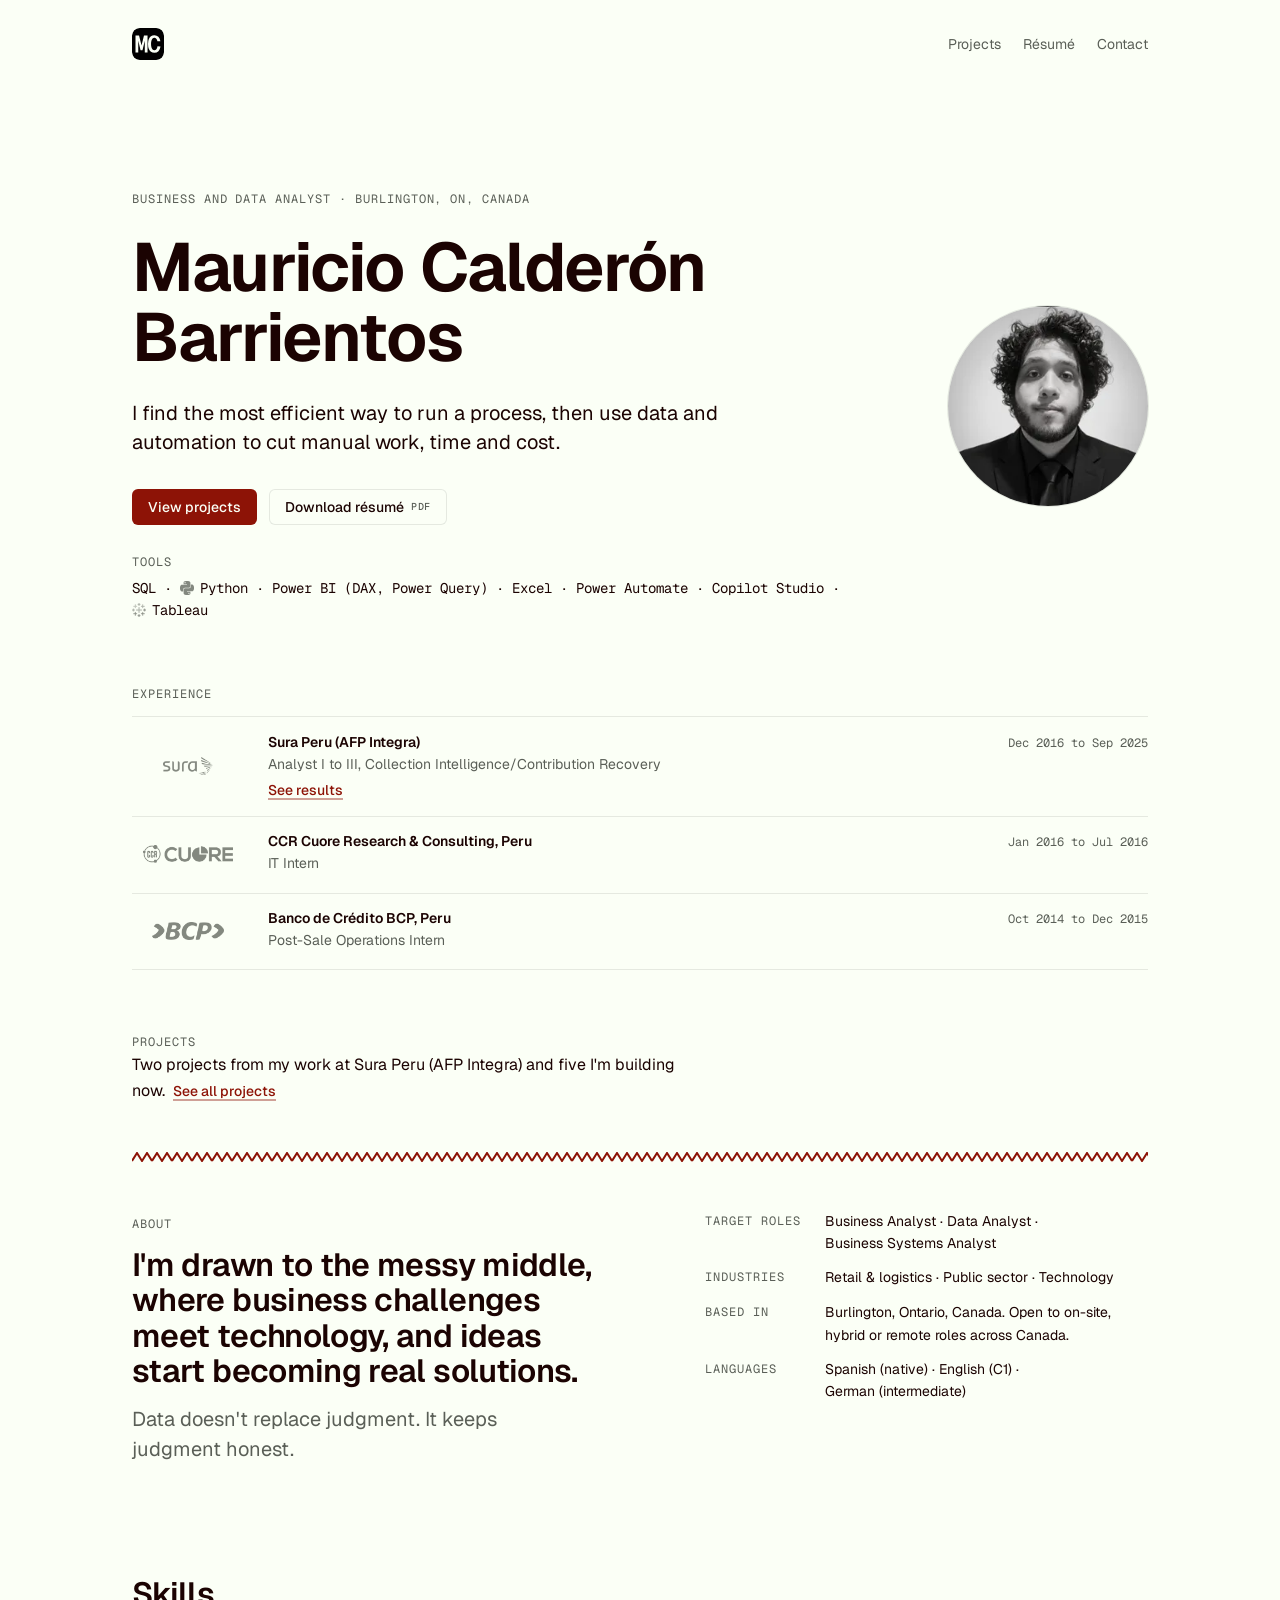
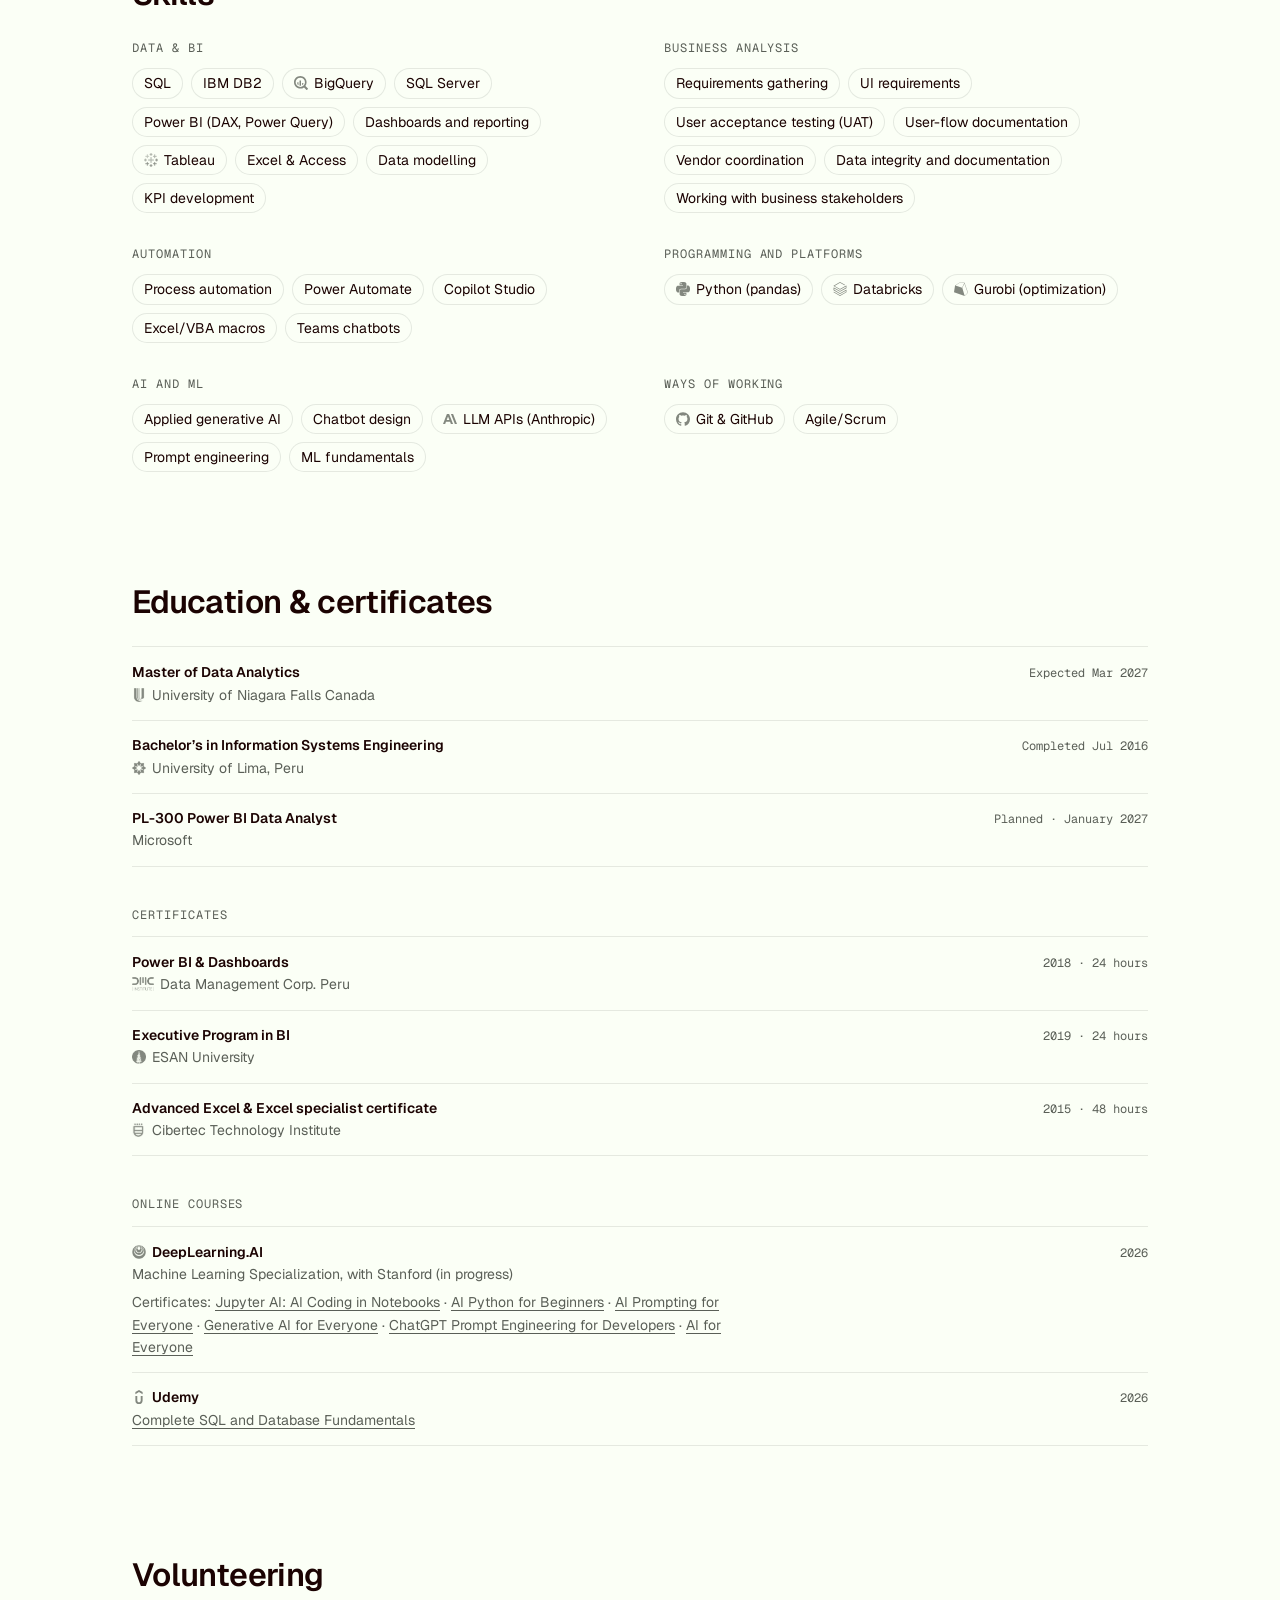
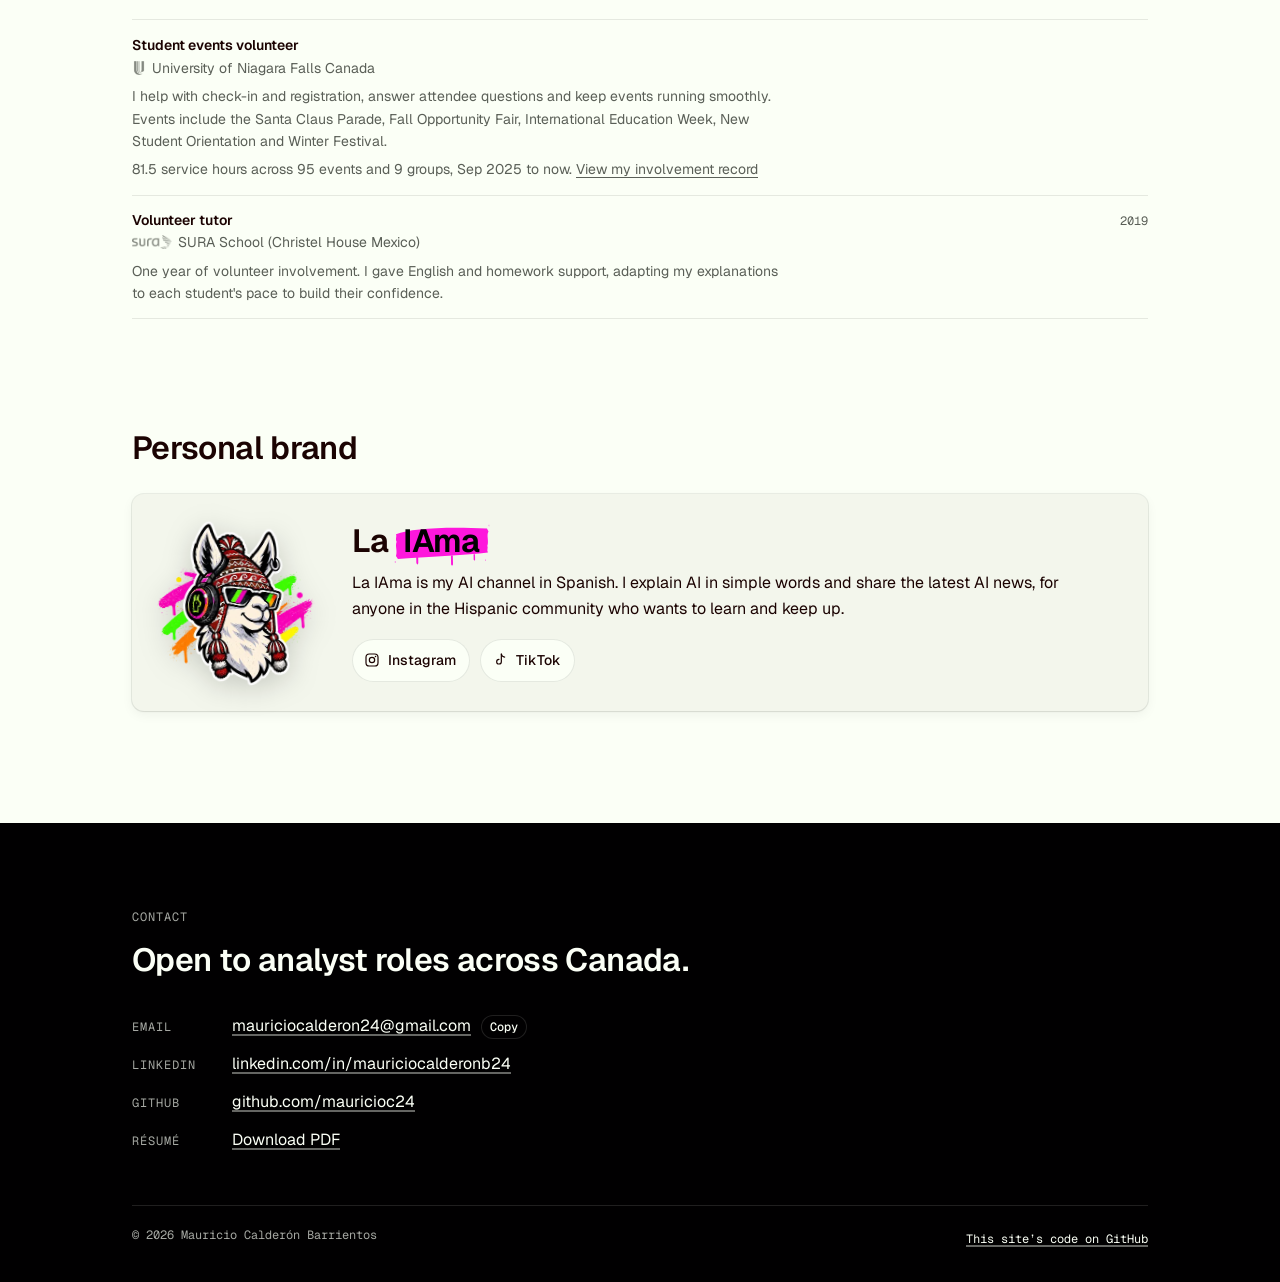
<file: index.html>
<!DOCTYPE html>
<html lang="en">
<head>
<meta charset="utf-8">
<meta name="viewport" content="width=device-width, initial-scale=1">
<title>Mauricio Calderón Barrientos · Business and Data Analyst</title>
<meta name="description" content="I&#x27;m a business and data analyst in Burlington, Ontario, with 8+ years in BI and process automation using SQL, Power BI and Power Automate.">
<link rel="canonical" href="https://mauricioc24.github.io/">
<meta name="theme-color" content="#FBFFF6">
<meta property="og:type" content="website">
<meta property="og:site_name" content="Mauricio Calderón Barrientos">
<meta property="og:title" content="Mauricio Calderón Barrientos · Business and Data Analyst">
<meta property="og:description" content="I&#x27;m a business and data analyst in Burlington, Ontario, with 8+ years in BI and process automation using SQL, Power BI and Power Automate.">
<meta property="og:url" content="https://mauricioc24.github.io/">
<meta property="og:image" content="https://mauricioc24.github.io/assets/img/og-image.png">
<meta property="og:image:width" content="1200">
<meta property="og:image:height" content="630">
<meta property="og:image:alt" content="Mauricio Calderón Barrientos makes data useful">
<meta name="twitter:card" content="summary_large_image">
<link rel="icon" href="/assets/img/favicon.svg" type="image/svg+xml">
<link rel="icon" href="/assets/img/favicon-32.png" sizes="32x32" type="image/png">
<link rel="apple-touch-icon" href="/assets/img/apple-touch-icon.png">
<link rel="preconnect" href="https://fonts.googleapis.com">
<link rel="preconnect" href="https://fonts.gstatic.com" crossorigin>
<link rel="stylesheet" href="https://fonts.googleapis.com/css2?family=Geist:wght@100..900&family=Geist+Mono:wght@100..900&display=swap">
<link rel="stylesheet" href="/brand/brand-tokens.css">
<link rel="stylesheet" href="/assets/css/site.css">
<link rel="preload" href="/projects.json" as="fetch" crossorigin>
<script src="/assets/js/site.js" defer></script>
<script type="application/ld+json">{"@context": "https://schema.org", "@type": "Person", "name": "Mauricio Calderón Barrientos", "jobTitle": "Business and Data Analyst", "url": "https://mauricioc24.github.io/", "address": {"@type": "PostalAddress", "addressLocality": "Burlington", "addressRegion": "ON", "addressCountry": "CA"}, "sameAs": ["https://github.com/mauricioc24", "https://www.linkedin.com/in/mauriciocalderonb24"], "knowsLanguage": ["es", "en", "de"]}</script>
</head>
<body class="surface-day">
<a class="skip-link" href="#main">Skip to content</a>
<header class="site-header">
  <div class="wrap">
    <a class="site-name" href="/" aria-label="Mauricio Calderón Barrientos, home"><img class="monogram" src="/assets/img/favicon.svg" alt="" width="32" height="32"></a>
    <nav class="site-nav" aria-label="Main">
      <ul role="list">
        <li><a href="/projects/">Projects</a></li>
        <li><a href="/Mauricio-Calderon-Barrientos-Resume.pdf">Résumé</a></li>
        <li><a href="#contact">Contact</a></li>
      </ul>
    </nav>
  </div>
</header>
<main id="main">
  <section class="hero" aria-labelledby="hero-title">
    <div class="wrap">
      <img class="hero-photo" src="/assets/img/mauricio-240.webp" srcset="/assets/img/mauricio-240.webp 240w, /assets/img/mauricio-480.webp 480w" sizes="(min-width: 900px) 200px, 96px" width="240" height="240" alt="Portrait of Mauricio Calderón Barrientos" fetchpriority="high">
      <p class="eyebrow">Business and data analyst · Burlington, ON, Canada</p>
      <h1 id="hero-title">Mauricio Calderón Barrientos</h1>
      <p class="subtitle">I find the most efficient way to run a process, then use data and automation to cut manual work, time and cost.</p>
      <div class="hero-actions">
        <a class="btn btn-primary" href="/projects/">View projects</a>
        <a class="btn btn-ghost" href="/Mauricio-Calderon-Barrientos-Resume.pdf" download>Download résumé <span class="btn-hint">PDF</span></a>
      </div>
      <p class="tools-line"><span class="label">Tools</span><span>SQL · <img class="logo" src="/assets/img/logos/python.svg" alt="" width="14" height="14">Python · Power BI (DAX, Power Query) · Excel · Power Automate · Copilot Studio · <img class="logo" src="/assets/img/logos/tableau.png" alt="" width="14" height="14">Tableau</span></p>
    </div>
  </section>

  <section class="experience" id="experience" aria-labelledby="experience-title">
    <div class="wrap">
      <h2 class="label" id="experience-title">Experience</h2>
      <ul class="rows" role="list">
        <li class="has-logo"><span class="company-logo"><a href="https://www.integra.com.pe/" target="_blank" rel="noopener" tabindex="-1" aria-hidden="true"><img src="/assets/img/logos/sura.png" alt="" width="51" height="18"></a></span><span class="what"><strong><a class="quiet-link" href="https://www.integra.com.pe/" target="_blank" rel="noopener">Sura Peru (AFP Integra)<span class="visually-hidden"> (opens in a new tab)</span></a></strong><span class="org">Analyst I to III, Collection Intelligence/<wbr>Contribution Recovery</span></span><span class="when">Dec 2016 to Sep 2025</span><span class="row-more"><a href="/experience/sura/">See results<span class="visually-hidden"> from Sura Peru (AFP Integra)</span></a></span></li>
        <li class="has-logo"><span class="company-logo"><a href="https://www.ccrlatam.com.pe/" target="_blank" rel="noopener" tabindex="-1" aria-hidden="true"><img src="/assets/img/logos/ccr.png" alt="" width="89" height="18"></a></span><span class="what"><strong><a class="quiet-link" href="https://www.ccrlatam.com.pe/" target="_blank" rel="noopener">CCR Cuore Research &amp; Consulting, Peru<span class="visually-hidden"> (opens in a new tab)</span></a></strong><span class="org">IT Intern</span></span><span class="when">Jan 2016 to Jul 2016</span></li>
        <li class="has-logo"><span class="company-logo"><a href="https://www.viabcp.com/" target="_blank" rel="noopener" tabindex="-1" aria-hidden="true"><img src="/assets/img/logos/bcp.png" alt="" width="71" height="18"></a></span><span class="what"><strong><a class="quiet-link" href="https://www.viabcp.com/" target="_blank" rel="noopener">Banco de Crédito BCP, Peru<span class="visually-hidden"> (opens in a new tab)</span></a></strong><span class="org">Post-Sale Operations Intern</span></span><span class="when">Oct 2014 to Dec 2015</span></li>
      </ul>
    </div>
  </section>

  <section class="experience projects-row" id="work" aria-labelledby="work-title">
    <div class="wrap">
      <h2 class="label" id="work-title">Projects</h2>
      <p class="projects-line">Two projects from my work at Sura Peru (AFP Integra) and five I'm building now. <a class="text-link" href="/projects/">See all projects</a></p>
    </div>
  </section>

  <div class="wrap"><hr class="zigzag-rule"></div>

  <section id="about" aria-labelledby="about-title">
    <div class="wrap split">
      <div>
        <p class="eyebrow">About</p>
        <h2 id="about-title">I'm drawn to the messy middle, where business challenges meet technology, and ideas start becoming real solutions.</h2>
        <p class="lead muted about-note">Data doesn't replace judgment. It keeps judgment honest.</p>
      </div>
      <dl class="facts">
        <dt>Target roles</dt><dd>Business&nbsp;Analyst · Data&nbsp;Analyst · Business&nbsp;Systems&nbsp;Analyst</dd>
        <dt>Industries</dt><dd>Retail &amp; logistics · Public sector · Technology</dd>
        <dt>Based in</dt><dd>Burlington, Ontario, Canada. Open to on-site, hybrid or remote roles across Canada.</dd>
        <dt>Languages</dt><dd>Spanish&nbsp;(native) · English&nbsp;(C1) · German&nbsp;(intermediate)</dd>
      </dl>
    </div>
  </section>

  <section class="section" aria-labelledby="skills-title">
    <div class="wrap">
      <div class="section-head"><h2 id="skills-title">Skills</h2></div>
      <div class="tool-groups">
        <div class="tool-group"><h3 class="label">Data &amp; BI</h3><ul class="tool-grid" role="list"><li class="tool">SQL</li><li class="tool">IBM DB2</li><li class="tool"><img class="logo" src="/assets/img/logos/googlebigquery.svg" alt="" width="14" height="14">BigQuery</li><li class="tool">SQL Server</li><li class="tool">Power BI (DAX, Power Query)</li><li class="tool">Dashboards and reporting</li><li class="tool"><img class="logo" src="/assets/img/logos/tableau.png" alt="" width="14" height="14">Tableau</li><li class="tool">Excel &amp; Access</li><li class="tool">Data modelling</li><li class="tool">KPI development</li></ul></div>
        <div class="tool-group"><h3 class="label">Business analysis</h3><ul class="tool-grid" role="list"><li class="tool">Requirements gathering</li><li class="tool">UI requirements</li><li class="tool">User acceptance testing (UAT)</li><li class="tool">User-flow documentation</li><li class="tool">Vendor coordination</li><li class="tool">Data integrity and documentation</li><li class="tool">Working with business stakeholders</li></ul></div>
        <div class="tool-group"><h3 class="label">Automation</h3><ul class="tool-grid" role="list"><li class="tool">Process automation</li><li class="tool">Power Automate</li><li class="tool">Copilot Studio</li><li class="tool">Excel/VBA macros</li><li class="tool">Teams chatbots</li></ul></div>
        <div class="tool-group"><h3 class="label">Programming and platforms</h3><ul class="tool-grid" role="list"><li class="tool"><img class="logo" src="/assets/img/logos/python.svg" alt="" width="14" height="14">Python (pandas)</li><li class="tool"><img class="logo" src="/assets/img/logos/databricks.svg" alt="" width="14" height="14">Databricks</li><li class="tool"><img class="logo" src="/assets/img/logos/gurobi.svg" alt="" width="14" height="14">Gurobi (optimization)</li></ul></div>
        <div class="tool-group"><h3 class="label">AI and ML</h3><ul class="tool-grid" role="list"><li class="tool">Applied generative AI</li><li class="tool">Chatbot design</li><li class="tool"><img class="logo" src="/assets/img/logos/anthropic.svg" alt="" width="14" height="14">LLM APIs (Anthropic)</li><li class="tool">Prompt engineering</li><li class="tool">ML fundamentals</li></ul></div>
        <div class="tool-group"><h3 class="label">Ways of working</h3><ul class="tool-grid" role="list"><li class="tool"><img class="logo" src="/assets/img/logos/github.svg" alt="" width="14" height="14">Git &amp; GitHub</li><li class="tool">Agile/Scrum</li></ul></div>
      </div>
    </div>
  </section>

  <section class="section" id="education" aria-labelledby="education-title">
    <div class="wrap">
      <div class="section-head"><h2 id="education-title">Education &amp; certificates</h2></div>
      <ul class="rows" role="list">
        <li><span class="what"><strong>Master of Data Analytics</strong><span class="org"><a class="quiet-link" href="https://www.unfc.ca/" target="_blank" rel="noopener"><img class="logo" src="/assets/img/logos/unfc.png" alt="" width="14" height="14">University of Niagara Falls Canada<span class="visually-hidden"> (opens in a new tab)</span></a></span></span><span class="when">Expected Mar 2027</span></li>
        <li><span class="what"><strong>Bachelor’s in Information Systems Engineering</strong><span class="org"><a class="quiet-link" href="https://www.ulima.edu.pe/en" target="_blank" rel="noopener"><img class="logo" src="/assets/img/logos/ulima.png" alt="" width="14" height="14">University of Lima, Peru<span class="visually-hidden"> (opens in a new tab)</span></a></span></span><span class="when">Completed Jul 2016</span></li>
        <li><span class="what"><strong>PL-300 Power BI Data Analyst</strong><span class="org">Microsoft</span></span><span class="when">Planned · January 2027</span></li>
      </ul>
      <h3 class="label subhead-label">Certificates</h3>
      <ul class="rows" role="list">
        <li><span class="what"><strong>Power BI &amp; Dashboards</strong><span class="org"><a class="quiet-link" href="https://www.dmc.pe/" target="_blank" rel="noopener"><img class="logo logo-wide" src="/assets/img/logos/dmc.png" alt="" width="22" height="14">Data Management Corp. Peru<span class="visually-hidden"> (opens in a new tab)</span></a></span></span><span class="when">2018 · 24 hours</span></li>
        <li><span class="what"><strong>Executive Program in BI</strong><span class="org"><a class="quiet-link" href="https://www.esan.edu.pe/" target="_blank" rel="noopener"><img class="logo" src="/assets/img/logos/esan.png" alt="" width="14" height="14">ESAN University<span class="visually-hidden"> (opens in a new tab)</span></a></span></span><span class="when">2019 · 24 hours</span></li>
        <li><span class="what"><strong>Advanced Excel &amp; Excel specialist certificate</strong><span class="org"><a class="quiet-link" href="https://www.cibertec.edu.pe/" target="_blank" rel="noopener"><img class="logo" src="/assets/img/logos/cibertec.png" alt="" width="14" height="14">Cibertec Technology Institute<span class="visually-hidden"> (opens in a new tab)</span></a></span></span><span class="when">2015 · 48 hours</span></li>
      </ul>
      <h3 class="label subhead-label">Online courses</h3>
      <ul class="rows" role="list">
        <li><span class="what"><strong><a class="quiet-link" href="https://www.deeplearning.ai/" target="_blank" rel="noopener"><img class="logo" src="/assets/img/logos/deeplearningai.png" alt="" width="14" height="14">DeepLearning.AI<span class="visually-hidden"> (opens in a new tab)</span></a></strong><span class="org">Machine Learning Specialization, with Stanford (in progress)</span><span class="detail">Certificates: <a href="https://www.deeplearning.ai/accomplishments/3fdc7449-f108-4887-93a7-7ad4f1443d54">Jupyter AI: AI Coding in Notebooks</a> · <a href="https://www.deeplearning.ai/certificates/574e1d57-ceeb-46c5-9692-dde518ec9182">AI Python for Beginners</a> · <a href="https://www.deeplearning.ai/certificates/96fceb57-560b-4a78-b611-bdcfbb2f84de">AI Prompting for Everyone</a> · <a href="https://www.deeplearning.ai/certificates/9748811c-287f-4682-9deb-626e6b287fb2">Generative AI for Everyone</a> · <a href="https://www.deeplearning.ai/accomplishments/0ddc758a-8469-48d0-b6fe-ac955c29efd9">ChatGPT Prompt Engineering for Developers</a> · <a href="https://www.deeplearning.ai/certificates/35022ce0-d469-4e7e-b01f-7841d32891d0">AI for Everyone</a></span></span><span class="when">2026</span></li>
        <li><span class="what"><strong><a class="quiet-link" href="https://www.udemy.com/" target="_blank" rel="noopener"><img class="logo" src="/assets/img/logos/udemy.svg" alt="" width="14" height="14">Udemy<span class="visually-hidden"> (opens in a new tab)</span></a></strong><span class="org"><a href="https://www.udemy.com/certificate/UC-04dab339-c292-40f8-b73b-4d0017e5da03/">Complete SQL and Database Fundamentals</a></span></span><span class="when">2026</span></li>
      </ul>
    </div>
  </section>

  <section class="section" id="volunteering" aria-labelledby="volunteering-title">
    <div class="wrap">
      <div class="section-head"><h2 id="volunteering-title">Volunteering</h2></div>
      <ul class="rows" role="list">
        <li><span class="what"><strong>Student events volunteer</strong><span class="org"><a class="quiet-link" href="https://www.unfc.ca/" target="_blank" rel="noopener"><img class="logo" src="/assets/img/logos/unfc.png" alt="" width="14" height="14">University of Niagara Falls Canada<span class="visually-hidden"> (opens in a new tab)</span></a></span><span class="detail">I help with check-in and registration, answer attendee questions and keep events running smoothly. Events include the Santa Claus Parade, Fall Opportunity Fair, International Education Week, New Student Orientation and Winter Festival.</span><span class="detail">81.5 service hours across 95 events and 9 groups, Sep 2025 to now. <a href="https://unfc.campusgroups.com/webapp/cct?share=1&amp;user=0e4a794c-98f0-11f0-83db-0ed62a679e73&amp;key=debd313b-a229-11f0-83db-0ed62a679e73" target="_blank" rel="noopener">View my involvement record<span class="visually-hidden"> (opens in a new tab)</span></a></span></span></li>
        <li><span class="what"><strong>Volunteer tutor</strong><span class="org"><img class="logo logo-sura" src="/assets/img/logos/sura.png" alt="" width="40" height="14">SURA School (Christel House Mexico)</span><span class="detail">One year of volunteer involvement. I gave English and homework support, adapting my explanations to each student's pace to build their confidence.</span></span><span class="when">2019</span></li>
      </ul>
    </div>
  </section>

  <section class="section" aria-labelledby="brand-title">
    <div class="wrap">
      <div class="section-head"><h2 id="brand-title">Personal brand</h2></div>
      <div class="card la-iama">
        <span class="sticker"><img src="/brand/assets/llama-320.webp" srcset="/brand/assets/llama-320.webp 320w, /brand/assets/llama-640.webp 640w" sizes="(max-width: 640px) 128px, 160px" width="320" height="339" alt="The La IAma llama: a llama in an Andean chullo hat with headphones and neon sunglasses" loading="lazy" decoding="async"></span>
        <div>
          <h3>La <span class="spray">IAma</span></h3>
          <p>La IAma is my AI channel in Spanish. I explain AI in simple words and share the latest AI news, for anyone in the Hispanic community who wants to learn and keep up.</p>
          <ul class="channel-list" role="list" aria-label="La IAma channels" data-channels hidden></ul>
        </div>
      </div>
    </div>
  </section>
</main>

<footer class="site-footer surface-night" id="contact">
  <div class="wrap">
    <p class="eyebrow">Contact</p>
    <h2 class="footer-title">Open to analyst roles across Canada.</h2>
    <dl class="contact-list">
      <div><dt>Email</dt><dd><a href="mailto:mauriciocalderon24@gmail.com">mauriciocalderon24@gmail.com</a><button class="copy-btn" type="button" data-copy="mauriciocalderon24@gmail.com" aria-label="Copy email address">Copy</button></dd></div>
      <div><dt>LinkedIn</dt><dd><a href="https://www.linkedin.com/in/mauriciocalderonb24">linkedin.com/in/mauriciocalderonb24</a></dd></div>
      <div><dt>GitHub</dt><dd><a href="https://github.com/mauricioc24">github.com/mauricioc24</a></dd></div>
      <div><dt>Résumé</dt><dd><a href="/Mauricio-Calderon-Barrientos-Resume.pdf" download>Download PDF</a></dd></div>
    </dl>
    <div class="footer-base">
      <span>© 2026 Mauricio Calderón Barrientos</span>
      <a href="https://github.com/mauricioc24/mauricioc24.github.io">This site’s code on GitHub</a>
    </div>
  </div>
</footer>
</body>
</html>
</file>
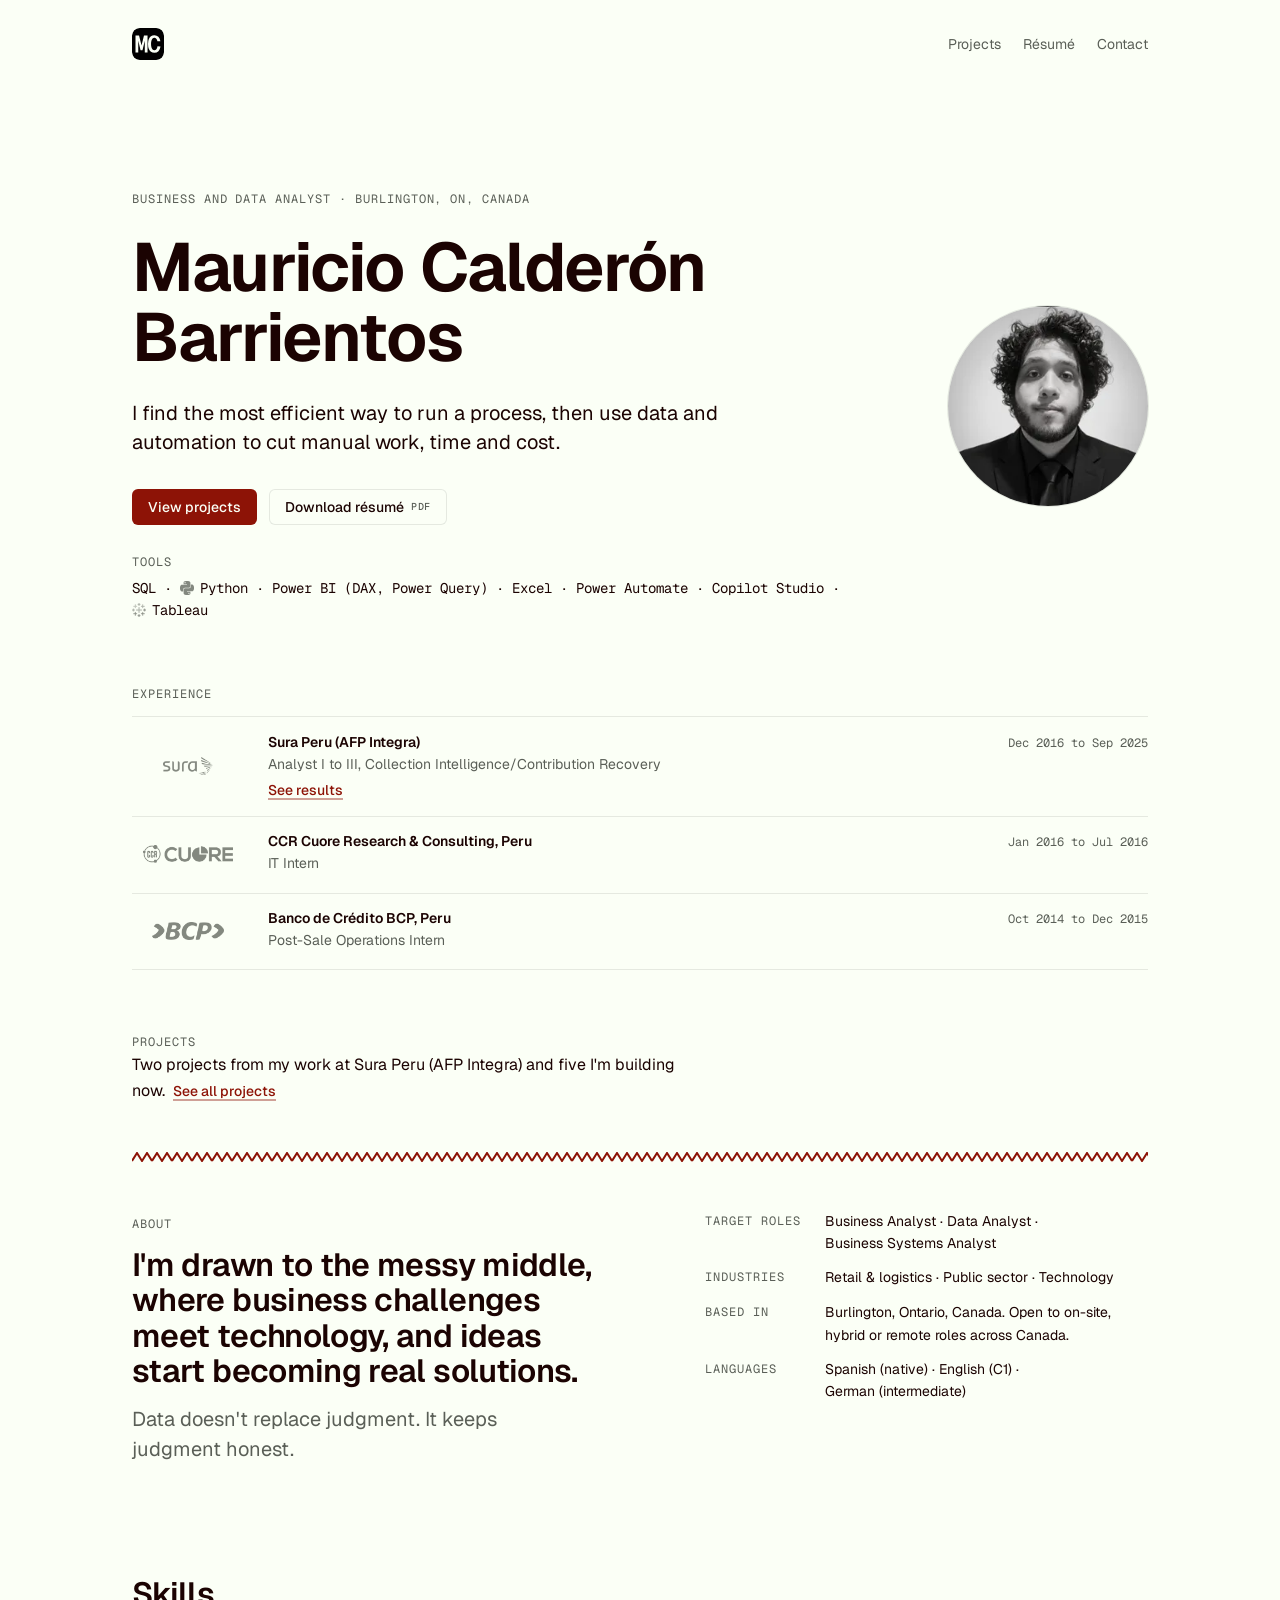
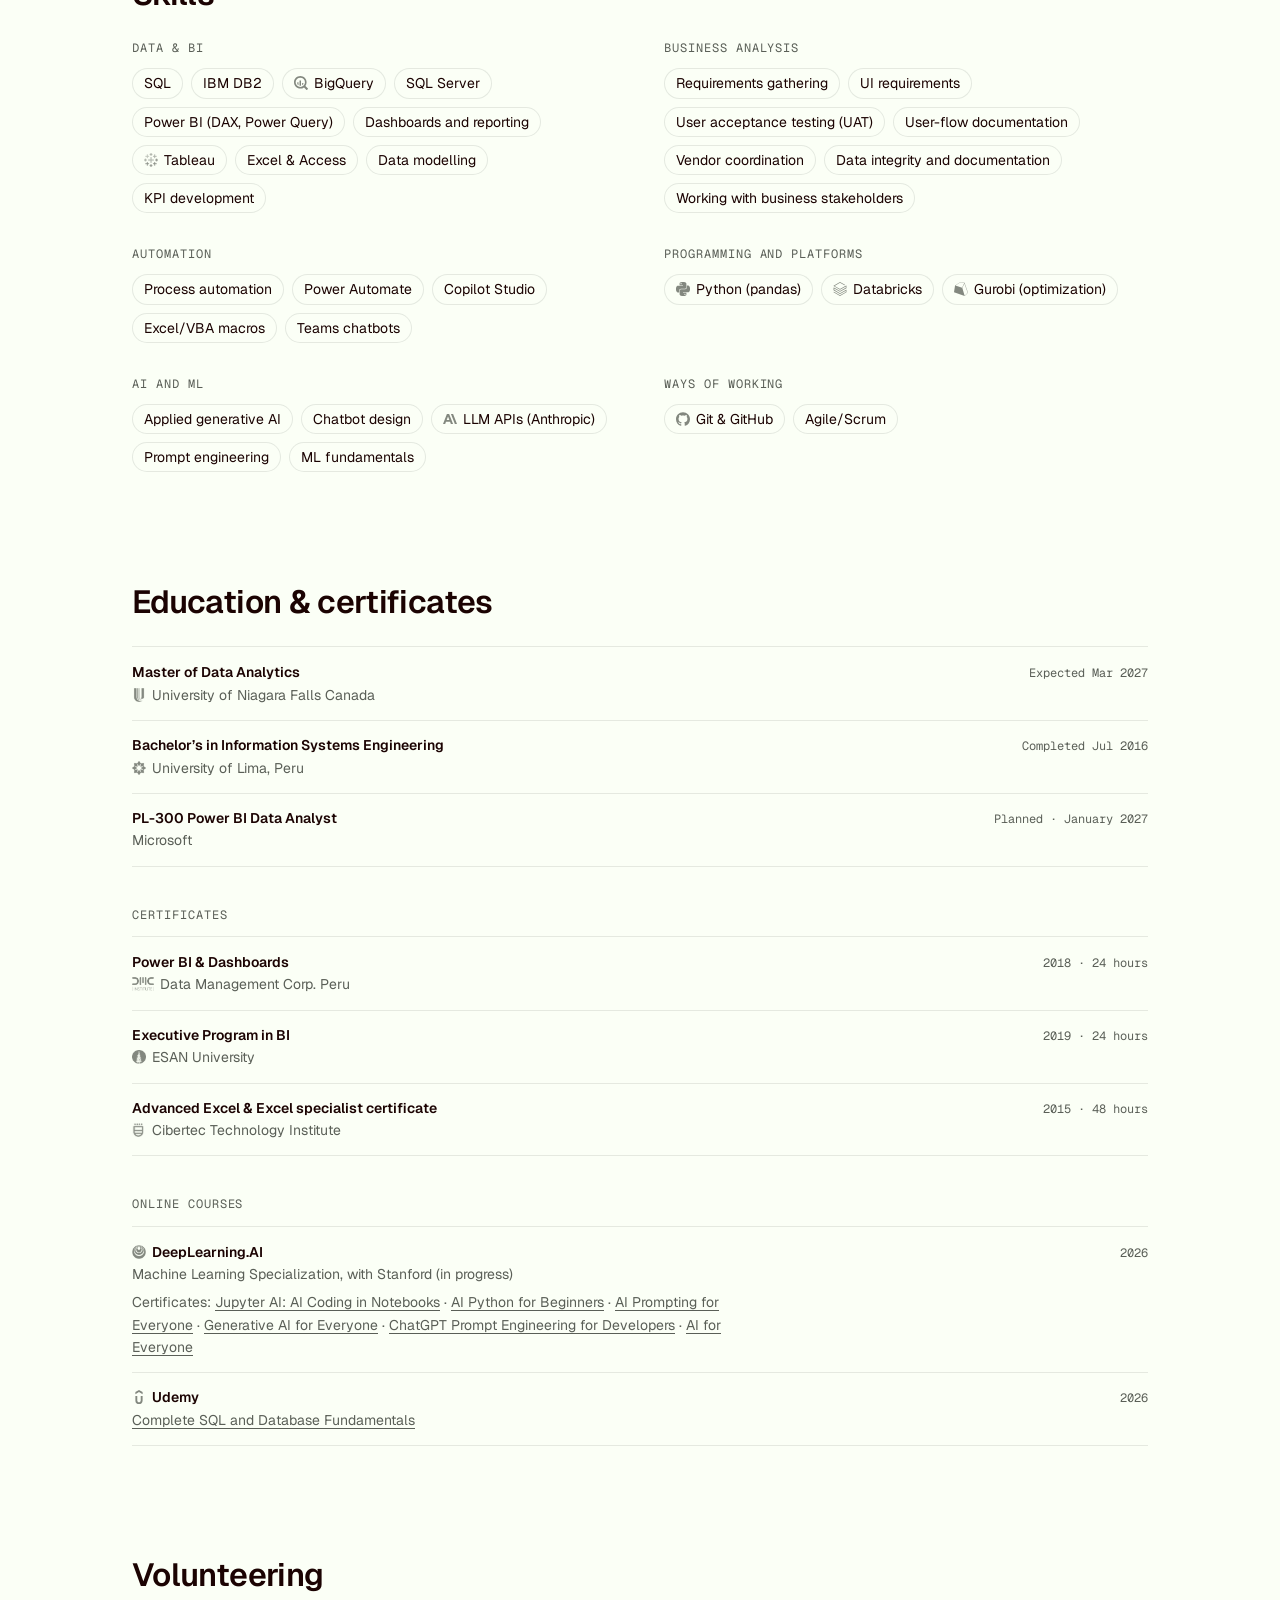
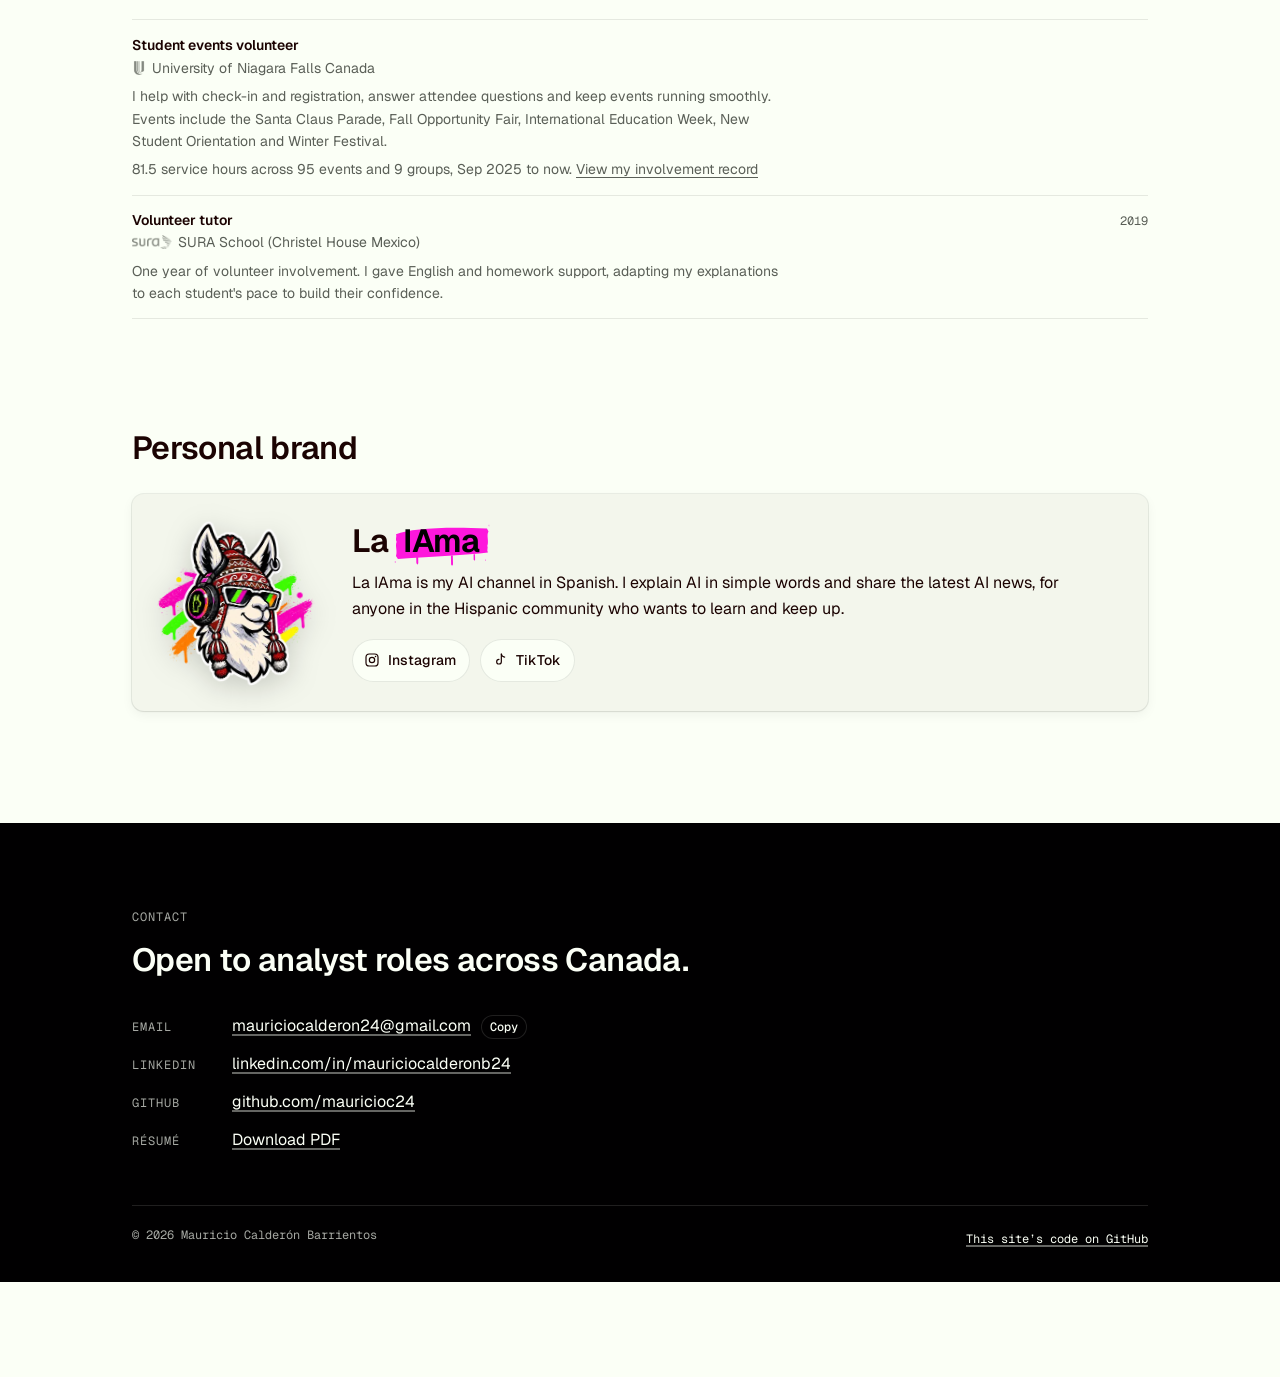
<file: about/index.html>
<!doctype html>
<html lang="en-CA">
<head>
<meta charset="utf-8">
<title>About · Mauricio Calderón Barrientos</title>
<meta name="robots" content="noindex">
<link rel="canonical" href="https://mauricioc24.github.io/#about">
<meta http-equiv="refresh" content="0; url=/#about">
</head>
<body>
<p>This page moved to the <a href="/#about">home page</a>.</p>
</body>
</html>
</file>
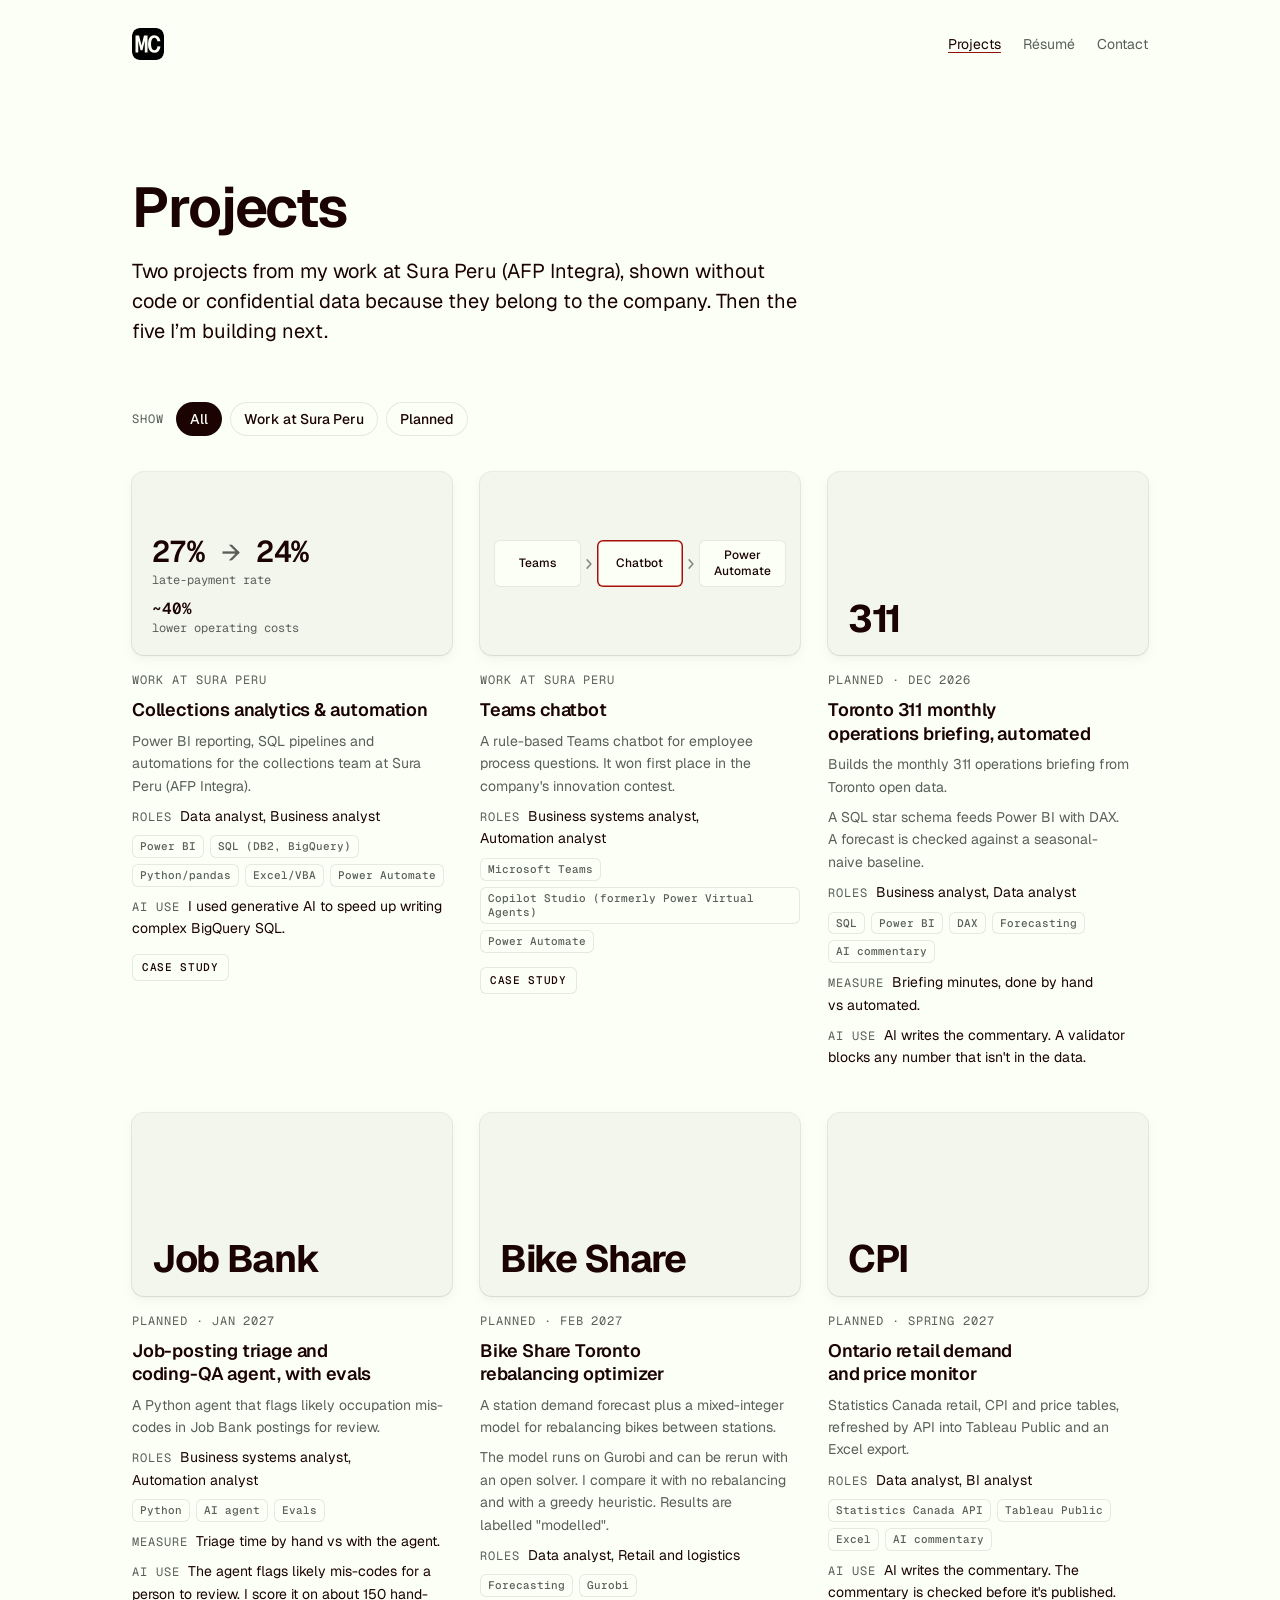
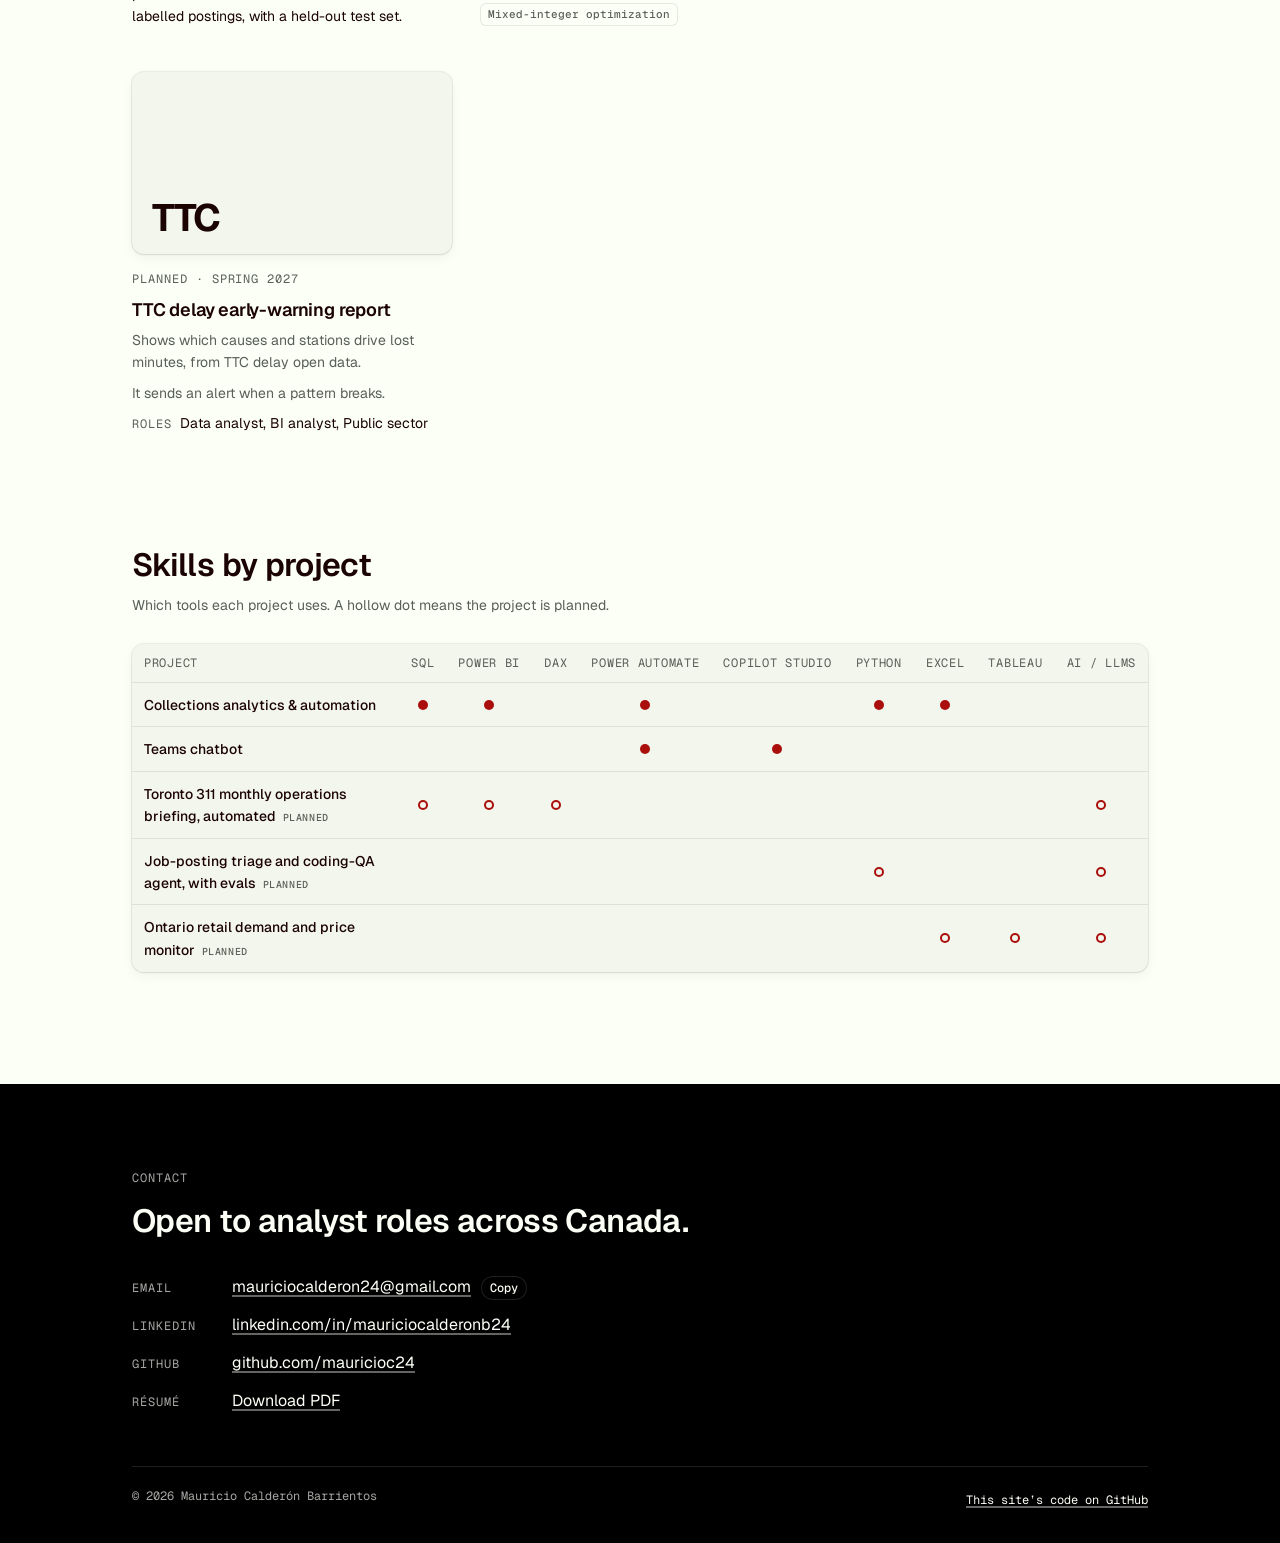
<file: projects/index.html>
<!DOCTYPE html>
<html lang="en">
<head>
<meta charset="utf-8">
<meta name="viewport" content="width=device-width, initial-scale=1">
<title>Projects · Mauricio Calderón Barrientos</title>
<meta name="description" content="My projects: collections analytics and a Teams chatbot from my work at Sura Peru (AFP Integra), and the five projects I&#x27;m building next.">
<link rel="canonical" href="https://mauricioc24.github.io/projects/">
<meta name="theme-color" content="#FBFFF6">
<meta property="og:type" content="website">
<meta property="og:site_name" content="Mauricio Calderón Barrientos">
<meta property="og:title" content="Projects · Mauricio Calderón Barrientos">
<meta property="og:description" content="My projects: collections analytics and a Teams chatbot from my work at Sura Peru (AFP Integra), and the five projects I&#x27;m building next.">
<meta property="og:url" content="https://mauricioc24.github.io/projects/">
<meta property="og:image" content="https://mauricioc24.github.io/assets/img/og-image.png">
<meta property="og:image:width" content="1200">
<meta property="og:image:height" content="630">
<meta property="og:image:alt" content="Mauricio Calderón Barrientos makes data useful">
<meta name="twitter:card" content="summary_large_image">
<link rel="icon" href="/assets/img/favicon.svg" type="image/svg+xml">
<link rel="icon" href="/assets/img/favicon-32.png" sizes="32x32" type="image/png">
<link rel="apple-touch-icon" href="/assets/img/apple-touch-icon.png">
<link rel="preconnect" href="https://fonts.googleapis.com">
<link rel="preconnect" href="https://fonts.gstatic.com" crossorigin>
<link rel="stylesheet" href="https://fonts.googleapis.com/css2?family=Geist:wght@100..900&family=Geist+Mono:wght@100..900&display=swap">
<link rel="stylesheet" href="/brand/brand-tokens.css">
<link rel="stylesheet" href="/assets/css/site.css">
<link rel="preload" href="/projects.json" as="fetch" crossorigin>
<script src="/assets/js/site.js" defer></script>
</head>
<body class="surface-day">
<a class="skip-link" href="#main">Skip to content</a>
<header class="site-header">
  <div class="wrap">
    <a class="site-name" href="/" aria-label="Mauricio Calderón Barrientos, home"><img class="monogram" src="/assets/img/favicon.svg" alt="" width="32" height="32"></a>
    <nav class="site-nav" aria-label="Main">
      <ul role="list">
        <li><a href="/projects/" aria-current="page">Projects</a></li>
        <li><a href="/Mauricio-Calderon-Barrientos-Resume.pdf">Résumé</a></li>
        <li><a href="#contact">Contact</a></li>
      </ul>
    </nav>
  </div>
</header>
<main id="main" class="has-data">
  <section class="page-head">
    <div class="wrap">
      <h1>Projects</h1>
      <p class="lead">Two projects from my work at Sura Peru (AFP Integra), shown without code or confidential data because they belong to the company. Then the five I’m building next.</p>
    </div>
  </section>

  <div class="section-tight">
    <div class="wrap">
      <div class="filters" data-filters></div>
      <p class="visually-hidden" aria-live="polite" data-filter-status></p>

      <ul class="showcase" role="list" data-showcase="all" data-heading="h2" aria-busy="true"></ul>
      <noscript><p class="muted">This section loads with JavaScript. You can also <a href="/Mauricio-Calderon-Barrientos-Resume.pdf" download>download my résumé (PDF)</a> or visit my <a href="https://github.com/mauricioc24">GitHub</a>.</p></noscript>

      <section class="section" aria-labelledby="matrix-title">
        <div class="section-head"><h2 id="matrix-title">Skills by project</h2></div>
        <p class="section-note">Which tools each project uses. A hollow dot means the project is planned.</p>
        <div class="matrix-wrap" data-matrix tabindex="0" role="region" aria-label="Skills by project table, scrolls sideways"></div>
      </section>
    </div>
  </div>
</main>

<footer class="site-footer surface-night" id="contact">
  <div class="wrap">
    <p class="eyebrow">Contact</p>
    <h2 class="footer-title">Open to analyst roles across Canada.</h2>
    <dl class="contact-list">
      <div><dt>Email</dt><dd><a href="mailto:mauriciocalderon24@gmail.com">mauriciocalderon24@gmail.com</a><button class="copy-btn" type="button" data-copy="mauriciocalderon24@gmail.com" aria-label="Copy email address">Copy</button></dd></div>
      <div><dt>LinkedIn</dt><dd><a href="https://www.linkedin.com/in/mauriciocalderonb24">linkedin.com/in/mauriciocalderonb24</a></dd></div>
      <div><dt>GitHub</dt><dd><a href="https://github.com/mauricioc24">github.com/mauricioc24</a></dd></div>
      <div><dt>Résumé</dt><dd><a href="/Mauricio-Calderon-Barrientos-Resume.pdf" download>Download PDF</a></dd></div>
    </dl>
    <div class="footer-base">
      <span>© 2026 Mauricio Calderón Barrientos</span>
      <a href="https://github.com/mauricioc24/mauricioc24.github.io">This site’s code on GitHub</a>
    </div>
  </div>
</footer>
</body>
</html>
</file>
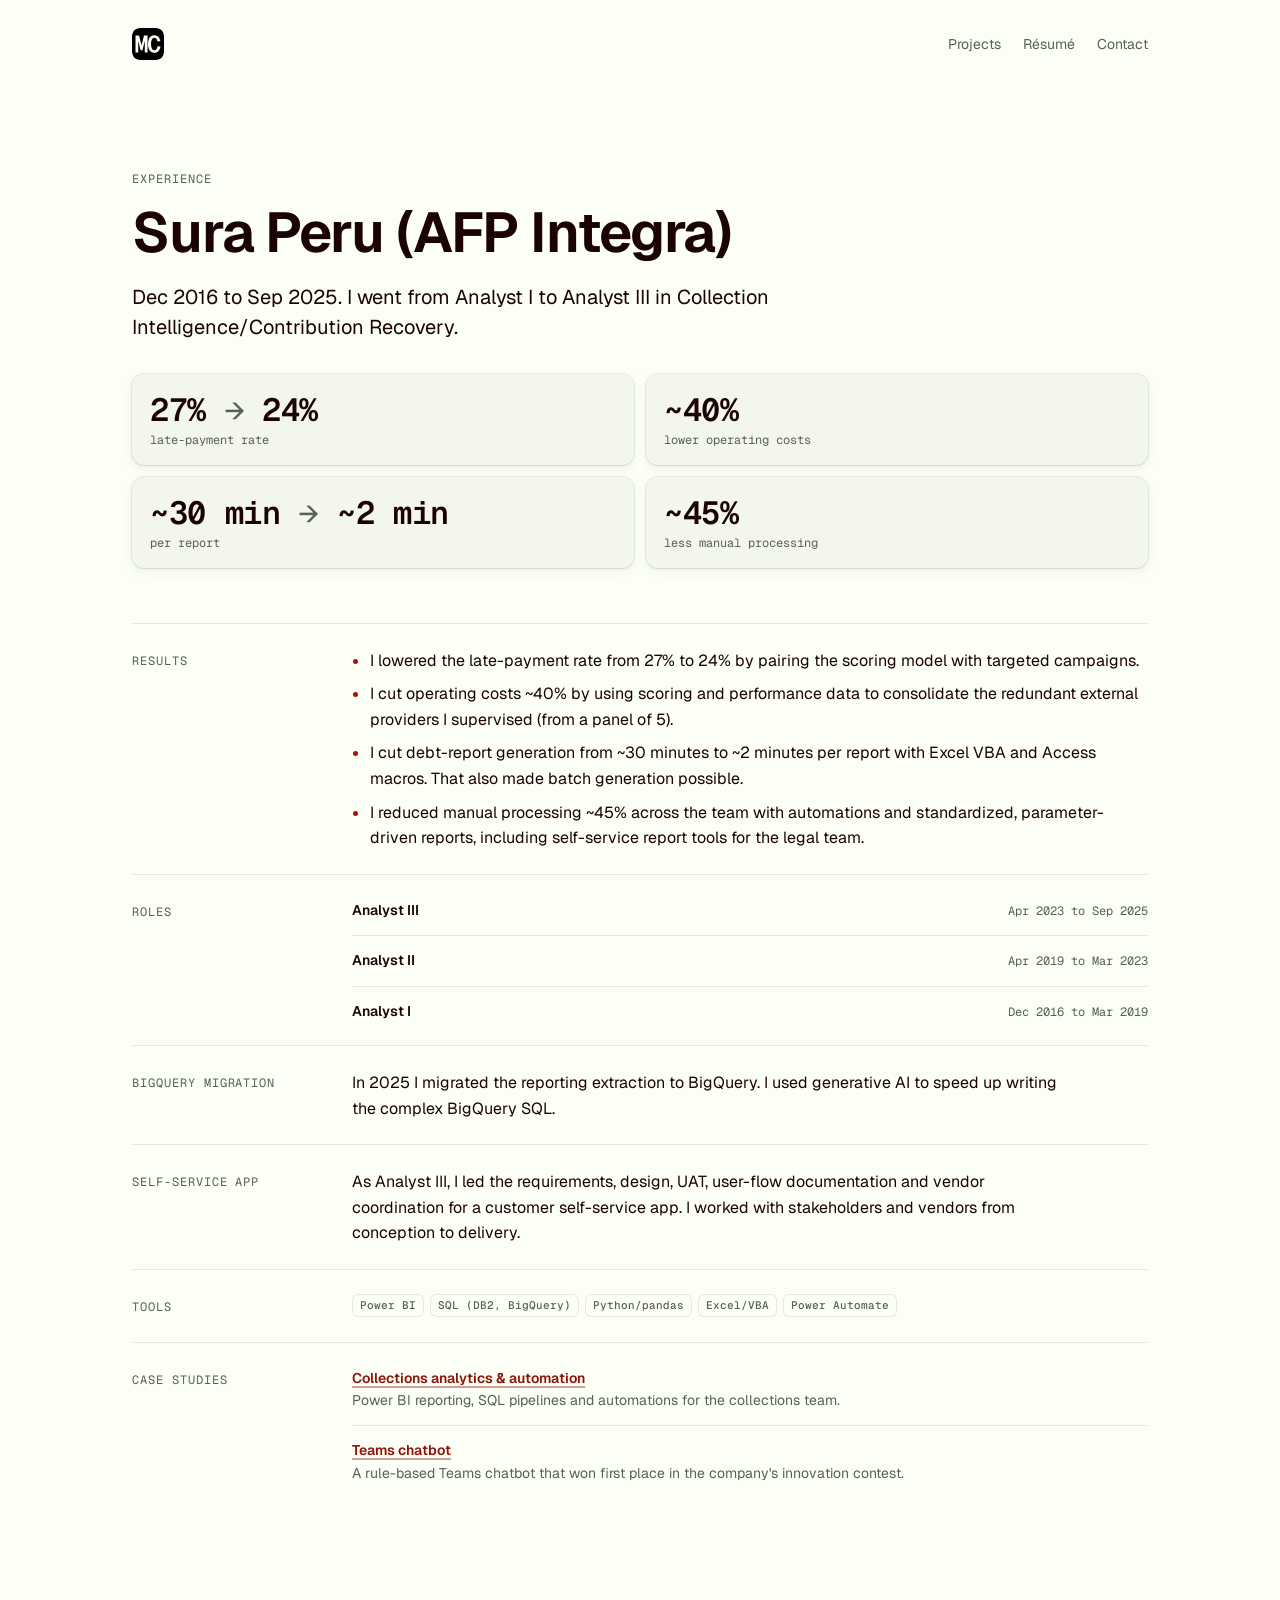
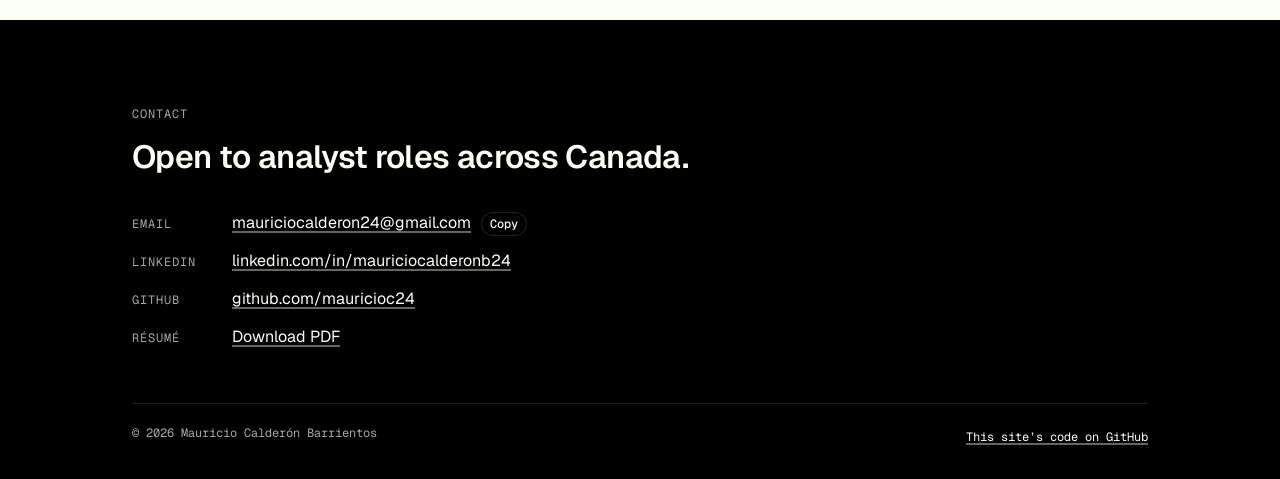
<file: experience/sura/index.html>
<!DOCTYPE html>
<html lang="en">
<head>
<meta charset="utf-8">
<meta name="viewport" content="width=device-width, initial-scale=1">
<title>Sura Peru (AFP Integra) · Mauricio Calderón Barrientos</title>
<meta name="description" content="My work at Sura Peru (AFP Integra), Dec 2016 to Sep 2025, from Analyst I to Analyst III. I lowered the late-payment rate from 27% to 24% and cut operating costs ~40%.">
<link rel="canonical" href="https://mauricioc24.github.io/experience/sura/">
<meta name="theme-color" content="#FBFFF6">
<meta property="og:type" content="website">
<meta property="og:site_name" content="Mauricio Calderón Barrientos">
<meta property="og:title" content="Sura Peru (AFP Integra) · Mauricio Calderón Barrientos">
<meta property="og:description" content="My work at Sura Peru (AFP Integra), Dec 2016 to Sep 2025, from Analyst I to Analyst III. I lowered the late-payment rate from 27% to 24% and cut operating costs ~40%.">
<meta property="og:url" content="https://mauricioc24.github.io/experience/sura/">
<meta property="og:image" content="https://mauricioc24.github.io/assets/img/og-image.png">
<meta property="og:image:width" content="1200">
<meta property="og:image:height" content="630">
<meta property="og:image:alt" content="Mauricio Calderón Barrientos makes data useful">
<meta name="twitter:card" content="summary_large_image">
<link rel="icon" href="/assets/img/favicon.svg" type="image/svg+xml">
<link rel="icon" href="/assets/img/favicon-32.png" sizes="32x32" type="image/png">
<link rel="apple-touch-icon" href="/assets/img/apple-touch-icon.png">
<link rel="preconnect" href="https://fonts.googleapis.com">
<link rel="preconnect" href="https://fonts.gstatic.com" crossorigin>
<link rel="stylesheet" href="https://fonts.googleapis.com/css2?family=Geist:wght@100..900&family=Geist+Mono:wght@100..900&display=swap">
<link rel="stylesheet" href="/brand/brand-tokens.css">
<link rel="stylesheet" href="/assets/css/site.css">
<script src="/assets/js/site.js" defer></script>
</head>
<body class="surface-day">
<a class="skip-link" href="#main">Skip to content</a>
<header class="site-header">
  <div class="wrap">
    <a class="site-name" href="/" aria-label="Mauricio Calderón Barrientos, home"><img class="monogram" src="/assets/img/favicon.svg" alt="" width="32" height="32"></a>
    <nav class="site-nav" aria-label="Main">
      <ul role="list">
        <li><a href="/projects/">Projects</a></li>
        <li><a href="/Mauricio-Calderon-Barrientos-Resume.pdf">Résumé</a></li>
        <li><a href="#contact">Contact</a></li>
      </ul>
    </nav>
  </div>
</header>
<main id="main">
  <section class="page-head">
    <div class="wrap">
      <p class="eyebrow">Experience</p>
      <h1>Sura Peru (AFP Integra)</h1>
      <p class="lead">Dec 2016 to Sep 2025. I went from Analyst I to Analyst III in Collection Intelligence/<wbr>Contribution Recovery.</p>
    </div>
  </section>

  <div class="wrap">
    <ul class="metrics metrics-band" role="list">
        <li class="metric"><span class="v"><span class="metric-part">27%</span> <span class="metric-arrow" aria-hidden="true">→</span><span class="visually-hidden">to</span> <span class="metric-part">24%</span></span><span class="l">late-payment rate</span></li>
        <li class="metric"><span class="v">~40%</span><span class="l">lower operating costs</span></li>
        <li class="metric"><span class="v"><span class="metric-part">~30 min</span> <span class="metric-arrow" aria-hidden="true">→</span><span class="visually-hidden">to</span> <span class="metric-part">~2 min</span></span><span class="l">per report</span></li>
        <li class="metric"><span class="v">~45%</span><span class="l">less manual processing</span></li>
    </ul>
    <div class="case-body">
      <section class="case-section">
        <h2>Results</h2>
        <div class="case-content">
          <ul class="result-list"><li>I lowered the late-payment rate from 27% to 24% by pairing the scoring model with targeted campaigns.</li><li>I cut operating costs ~40% by using scoring and performance data to consolidate the redundant external providers I supervised (from a panel of 5).</li><li>I cut debt-report generation from ~30 minutes to ~2 minutes per report with Excel VBA and Access macros. That also made batch generation possible.</li><li>I reduced manual processing ~45% across the team with automations and standardized, parameter-driven reports, including self-service report tools for the legal team.</li></ul>
        </div>
      </section>
      <section class="case-section">
        <h2>Roles</h2>
        <div class="case-content">
          <ul class="rows" role="list">
        <li><span class="what"><strong>Analyst III</strong></span><span class="when">Apr 2023 to Sep 2025</span></li>
        <li><span class="what"><strong>Analyst II</strong></span><span class="when">Apr 2019 to Mar 2023</span></li>
        <li><span class="what"><strong>Analyst I</strong></span><span class="when">Dec 2016 to Mar 2019</span></li>
          </ul>
        </div>
      </section>
      <section class="case-section">
        <h2>BigQuery migration</h2>
        <div class="case-content">
          <p>In 2025 I migrated the reporting extraction to BigQuery. I used generative AI to speed up writing the complex BigQuery SQL.</p>
        </div>
      </section>
      <section class="case-section">
        <h2>Self-service app</h2>
        <div class="case-content">
          <p>As Analyst III, I led the requirements, design, UAT, user-flow documentation and vendor coordination for a customer self-service app. I worked with stakeholders and vendors from conception to delivery.</p>
        </div>
      </section>
      <section class="case-section">
        <h2>Tools</h2>
        <div class="case-content">
          <ul class="chips" role="list" aria-label="Tools"><li class="chip">Power BI</li><li class="chip">SQL (DB2, BigQuery)</li><li class="chip">Python/pandas</li><li class="chip">Excel/VBA</li><li class="chip">Power Automate</li></ul>
        </div>
      </section>
      <section class="case-section">
        <h2>Case studies</h2>
        <div class="case-content">
          <ul class="rows" role="list">
            <li><span class="what"><a class="row-title" href="/projects/collections-analytics.html">Collections analytics &amp; automation</a><span class="org">Power BI reporting, SQL pipelines and automations for the collections team.</span></span></li>
            <li><span class="what"><a class="row-title" href="/projects/teams-chatbot.html">Teams chatbot</a><span class="org">A rule-based Teams chatbot that won first place in the company's innovation contest.</span></span></li>
          </ul>
        </div>
      </section>
    </div>
  </div>
</main>

<footer class="site-footer surface-night" id="contact">
  <div class="wrap">
    <p class="eyebrow">Contact</p>
    <h2 class="footer-title">Open to analyst roles across Canada.</h2>
    <dl class="contact-list">
      <div><dt>Email</dt><dd><a href="mailto:mauriciocalderon24@gmail.com">mauriciocalderon24@gmail.com</a><button class="copy-btn" type="button" data-copy="mauriciocalderon24@gmail.com" aria-label="Copy email address">Copy</button></dd></div>
      <div><dt>LinkedIn</dt><dd><a href="https://www.linkedin.com/in/mauriciocalderonb24">linkedin.com/in/mauriciocalderonb24</a></dd></div>
      <div><dt>GitHub</dt><dd><a href="https://github.com/mauricioc24">github.com/mauricioc24</a></dd></div>
      <div><dt>Résumé</dt><dd><a href="/Mauricio-Calderon-Barrientos-Resume.pdf" download>Download PDF</a></dd></div>
    </dl>
    <div class="footer-base">
      <span>© 2026 Mauricio Calderón Barrientos</span>
      <a href="https://github.com/mauricioc24/mauricioc24.github.io">This site’s code on GitHub</a>
    </div>
  </div>
</footer>
</body>
</html>
</file>
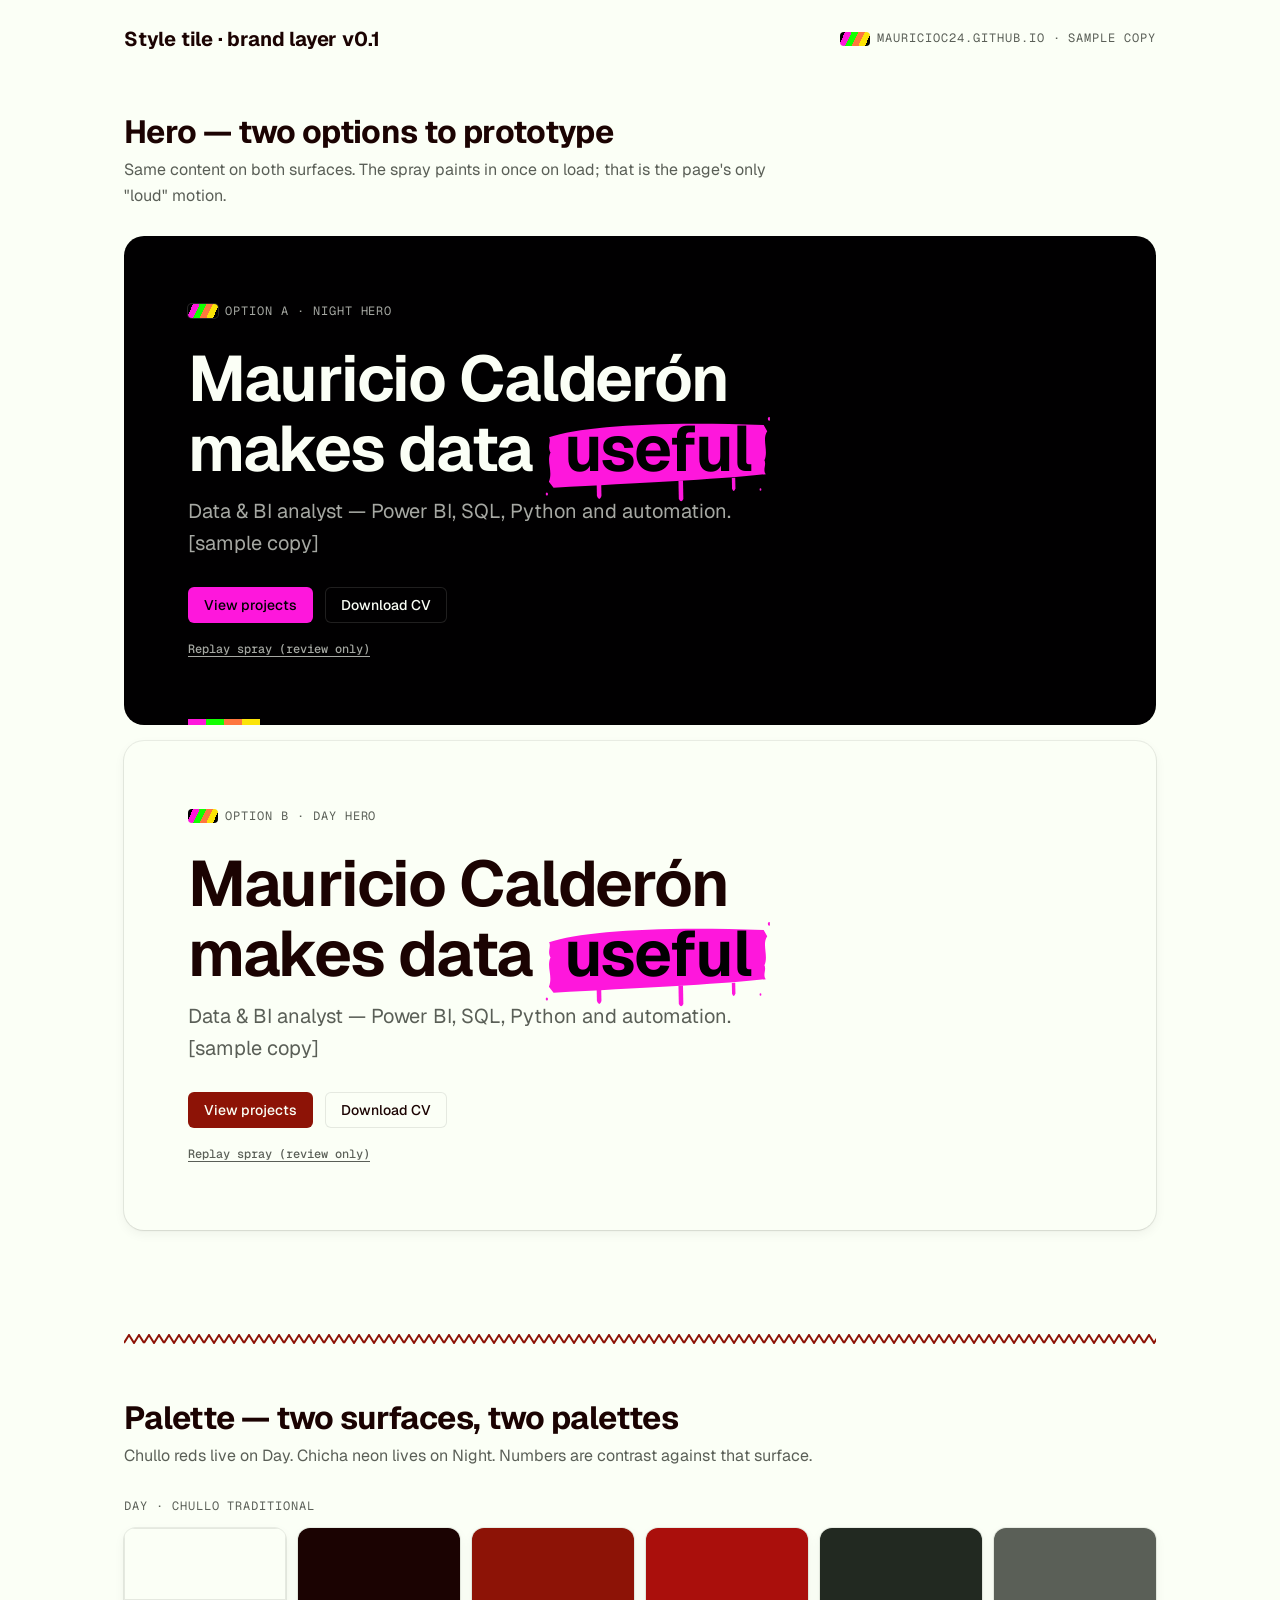
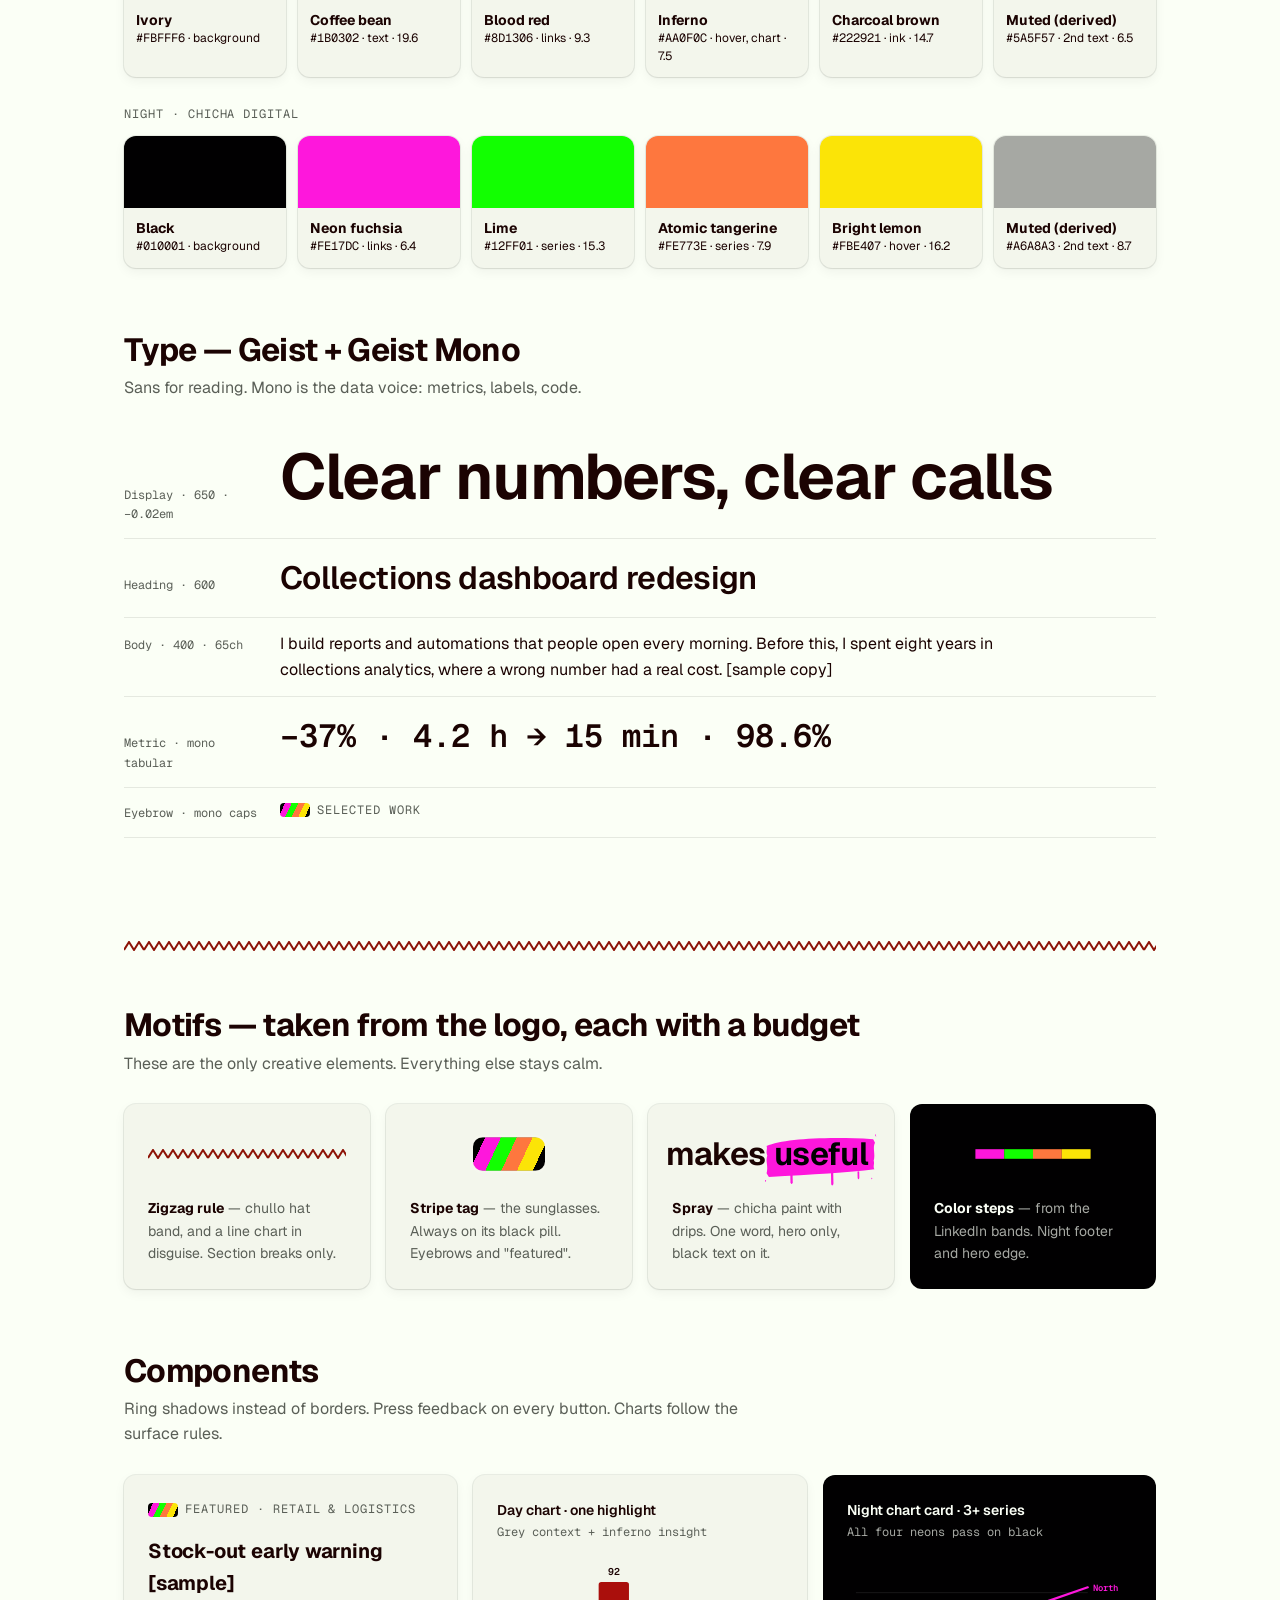
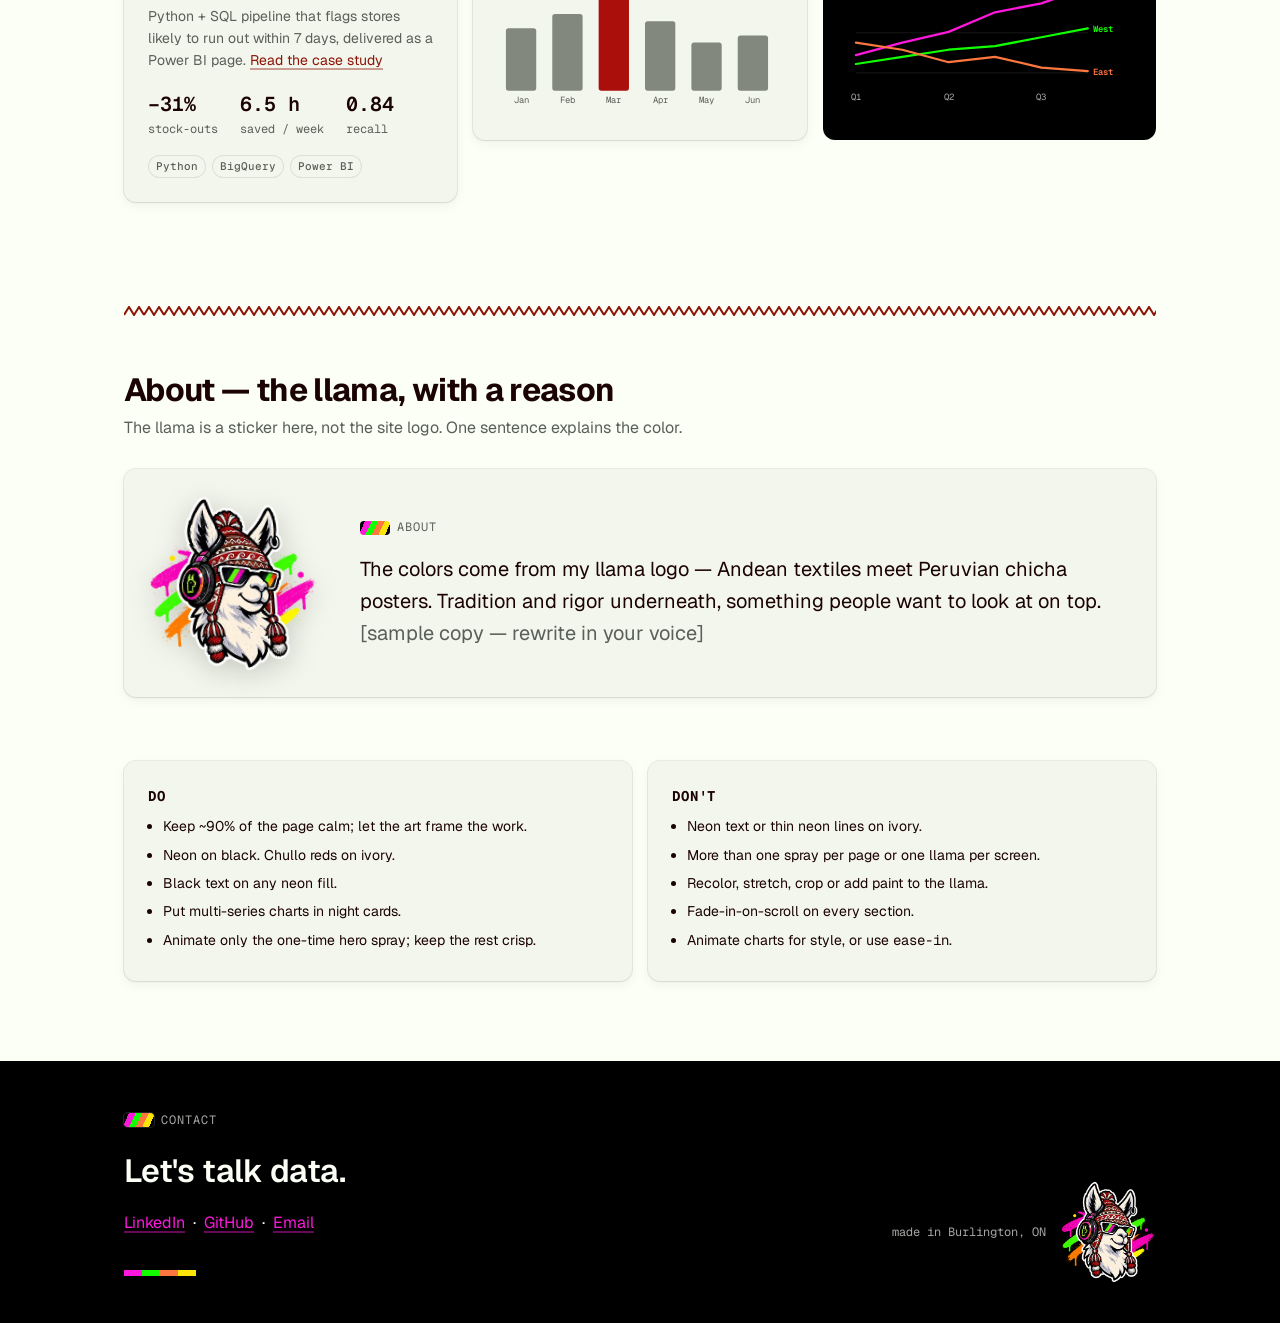
<file: brand/styleguide.html>
<!DOCTYPE html>
<html lang="en">
<head>
<meta charset="utf-8">
<meta name="viewport" content="width=device-width, initial-scale=1">
<title>Style tile — Mauricio Calderón portfolio brand layer</title>
<link rel="preconnect" href="https://fonts.googleapis.com">
<link rel="preconnect" href="https://fonts.gstatic.com" crossorigin>
<link href="https://fonts.googleapis.com/css2?family=Geist:wght@100..900&family=Geist+Mono:wght@100..900&display=swap" rel="stylesheet">
<link rel="stylesheet" href="brand-tokens.css">
<style>
  /* page scaffolding for this style tile only */
  * { box-sizing: border-box; }
  body { margin: 0; }
  .wrap { max-width: 1080px; margin: 0 auto; padding: 0 24px; }
  section { padding: 56px 0; }
  .tile-head { padding: 28px 0 8px; display: flex; justify-content: space-between; align-items: baseline; gap: 16px; flex-wrap: wrap; }
  .tile-head h1 { font-size: var(--text-lg); margin: 0; letter-spacing: -0.01em; }
  h2.label { font-size: var(--text-xl); margin: 0 0 8px; }
  .lead { color: var(--text-muted); margin: 0 0 28px; }

  /* hero samples */
  .hero { border-radius: var(--radius-lg); padding: clamp(28px, 5vw, 64px); position: relative; overflow: hidden; }
  .hero h3 { font-size: var(--text-2xl); font-weight: 650; margin: 18px 0 10px; }
  .hero .sub { font-size: var(--text-lg); color: var(--text-muted); margin: 0 0 28px; max-width: 46ch; }
  .hero .actions { display: flex; gap: 12px; flex-wrap: wrap; }
  .hero .steps { position: absolute; left: clamp(28px, 5vw, 64px); bottom: 0; }
  .hero-day { box-shadow: var(--shadow); }
  .tag-sample { font-size: var(--text-xs); }
  .replay { margin-top: 14px; font: 500 var(--text-xs)/1 var(--font-mono); background: none; border: 0; color: var(--text-muted); cursor: pointer; padding: 6px 0; text-decoration: underline; text-underline-offset: 3px; }

  /* swatches */
  .swatch-grid { display: grid; grid-template-columns: repeat(auto-fill, minmax(150px, 1fr)); gap: 12px; }
  .sw { border-radius: var(--radius-md); overflow: hidden; box-shadow: var(--shadow); background: var(--bg-raised); }
  .sw .chip { height: 72px; }
  .sw .meta { padding: 10px 12px 12px; font-size: var(--text-xs); line-height: 1.45; }
  .sw .meta b { display: block; font-size: var(--text-sm); }
  .pal-title { font-family: var(--font-mono); font-size: var(--text-xs); letter-spacing: .08em; text-transform: uppercase; color: var(--text-muted); margin: 28px 0 12px; }

  /* type */
  .type-row { display: grid; grid-template-columns: 140px 1fr; gap: 16px; align-items: baseline; padding: 14px 0; box-shadow: 0 1px 0 var(--ring); }
  .type-row .k { font-family: var(--font-mono); font-size: var(--text-xs); color: var(--text-muted); }

  /* motifs */
  .motif-grid { display: grid; grid-template-columns: repeat(auto-fit, minmax(240px, 1fr)); gap: 16px; }
  .motif { min-height: 170px; display: flex; flex-direction: column; justify-content: space-between; gap: 18px; }
  .motif .demo { flex: 1; display: flex; align-items: center; justify-content: center; }
  .motif p { font-size: var(--text-sm); margin: 0; color: var(--text-muted); }
  .motif b { color: var(--text); }

  /* components */
  .comp-grid { display: grid; grid-template-columns: repeat(auto-fit, minmax(300px, 1fr)); gap: 16px; align-items: start; }
  .project h4 { font-size: var(--text-lg); margin: 10px 0 6px; letter-spacing: -0.01em; }
  .project p { font-size: var(--text-sm); color: var(--text-muted); margin: 0 0 16px; }
  .metrics { display: flex; gap: 22px; flex-wrap: wrap; }
  .metric .v { font-size: var(--text-lg); font-weight: 600; }
  .metric .l { font-size: var(--text-xs); color: var(--text-muted); font-family: var(--font-mono); }
  .chips { display: flex; gap: 6px; flex-wrap: wrap; margin-top: 16px; }
  .chip-t { font: 500 11px/1 var(--font-mono); padding: 6px 8px; border-radius: 999px; box-shadow: inset 0 0 0 1px var(--ring); color: var(--text-muted); }
  .chart-title { font-size: var(--text-sm); font-weight: 600; margin: 0 0 2px; }
  .chart-sub { font-size: var(--text-xs); color: var(--text-muted); margin: 0 0 14px; font-family: var(--font-mono); }
  svg text { font-family: var(--font-mono); }

  /* about sample */
  .about { display: grid; grid-template-columns: 180px 1fr; gap: 32px; align-items: center; }
  @media (max-width: 640px) { .about { grid-template-columns: 1fr; } .about .sticker { width: 140px !important; } .type-row { grid-template-columns: 1fr; gap: 4px; } }

  /* do / don't */
  .rules { display: grid; grid-template-columns: repeat(auto-fit, minmax(280px, 1fr)); gap: 16px; }
  .rules ul { margin: 0; padding-left: 1.1em; font-size: var(--text-sm); }
  .rules li { margin: 6px 0; }
  .rules h4 { margin: 0 0 8px; font-size: var(--text-sm); font-family: var(--font-mono); letter-spacing: .06em; text-transform: uppercase; }

  footer.night { padding: 48px 0 40px; margin-top: 24px; }
  footer .row { display: flex; justify-content: space-between; align-items: flex-end; gap: 24px; flex-wrap: wrap; }
  footer .sign { display: flex; align-items: center; gap: 14px; }
</style>
</head>
<body class="surface-day">

<div class="wrap">
  <header class="tile-head">
    <h1>Style tile · brand layer v0.1</h1>
    <span class="eyebrow"><span class="stripe-tag" aria-hidden="true"></span> mauricioc24.github.io · sample copy</span>
  </header>
</div>

<!-- 1. HERO SAMPLES -->
<section>
  <div class="wrap">
    <h2 class="label">Hero — two options to prototype</h2>
    <p class="lead">Same content on both surfaces. The spray paints in once on load; that is the page's only "loud" motion.</p>

    <div class="hero surface-night" style="margin-bottom:16px">
      <span class="eyebrow tag-sample"><span class="stripe-tag" aria-hidden="true"></span>Option A · Night hero</span>
      <h3>Mauricio Calderón<br>makes data <span class="spray reveal">useful</span></h3>
      <p class="sub">Data &amp; BI analyst — Power BI, SQL, Python and automation. [sample copy]</p>
      <div class="actions">
        <a class="btn btn-primary" href="#">View projects</a>
        <a class="btn btn-ghost" href="#">Download CV</a>
      </div>
      <button class="replay" type="button" data-replay>Replay spray (review only)</button>
      <span class="color-steps steps" aria-hidden="true"><i></i><i></i><i></i><i></i></span>
    </div>

    <div class="hero hero-day surface-day" style="background:var(--chullo-ivory)">
      <span class="eyebrow tag-sample"><span class="stripe-tag" aria-hidden="true"></span>Option B · Day hero</span>
      <h3>Mauricio Calderón<br>makes data <span class="spray reveal">useful</span></h3>
      <p class="sub">Data &amp; BI analyst — Power BI, SQL, Python and automation. [sample copy]</p>
      <div class="actions">
        <a class="btn btn-primary" href="#">View projects</a>
        <a class="btn btn-ghost" href="#">Download CV</a>
      </div>
      <button class="replay" type="button" data-replay>Replay spray (review only)</button>
    </div>
  </div>
</section>

<div class="wrap"><hr class="zigzag-rule"></div>

<!-- 2. PALETTE -->
<section style="padding-top:8px">
  <div class="wrap">
    <h2 class="label">Palette — two surfaces, two palettes</h2>
    <p class="lead">Chullo reds live on Day. Chicha neon lives on Night. Numbers are contrast against that surface.</p>

    <div class="pal-title">Day · chullo traditional</div>
    <div class="swatch-grid">
      <div class="sw"><div class="chip" style="background:#FBFFF6; box-shadow: inset 0 0 0 1px var(--ring)"></div><div class="meta"><b>Ivory</b><span class="num">#FBFFF6</span> · background</div></div>
      <div class="sw"><div class="chip" style="background:#1B0302"></div><div class="meta"><b>Coffee bean</b><span class="num">#1B0302</span> · text · 19.6</div></div>
      <div class="sw"><div class="chip" style="background:#8D1306"></div><div class="meta"><b>Blood red</b><span class="num">#8D1306</span> · links · 9.3</div></div>
      <div class="sw"><div class="chip" style="background:#AA0F0C"></div><div class="meta"><b>Inferno</b><span class="num">#AA0F0C</span> · hover, chart · 7.5</div></div>
      <div class="sw"><div class="chip" style="background:#222921"></div><div class="meta"><b>Charcoal brown</b><span class="num">#222921</span> · ink · 14.7</div></div>
      <div class="sw"><div class="chip" style="background:#5A5F57"></div><div class="meta"><b>Muted (derived)</b><span class="num">#5A5F57</span> · 2nd text · 6.5</div></div>
    </div>

    <div class="pal-title">Night · chicha digital</div>
    <div class="swatch-grid">
      <div class="sw"><div class="chip" style="background:#010001"></div><div class="meta"><b>Black</b><span class="num">#010001</span> · background</div></div>
      <div class="sw"><div class="chip" style="background:#FE17DC"></div><div class="meta"><b>Neon fuchsia</b><span class="num">#FE17DC</span> · links · 6.4</div></div>
      <div class="sw"><div class="chip" style="background:#12FF01"></div><div class="meta"><b>Lime</b><span class="num">#12FF01</span> · series · 15.3</div></div>
      <div class="sw"><div class="chip" style="background:#FE773E"></div><div class="meta"><b>Atomic tangerine</b><span class="num">#FE773E</span> · series · 7.9</div></div>
      <div class="sw"><div class="chip" style="background:#FBE407"></div><div class="meta"><b>Bright lemon</b><span class="num">#FBE407</span> · hover · 16.2</div></div>
      <div class="sw"><div class="chip" style="background:#A6A8A3"></div><div class="meta"><b>Muted (derived)</b><span class="num">#A6A8A3</span> · 2nd text · 8.7</div></div>
    </div>
  </div>
</section>

<!-- 3. TYPE -->
<section style="padding-top:8px">
  <div class="wrap">
    <h2 class="label">Type — Geist + Geist Mono</h2>
    <p class="lead">Sans for reading. Mono is the data voice: metrics, labels, code.</p>
    <div class="type-row"><span class="k">Display · 650 · −0.02em</span><span style="font-size:var(--text-2xl);font-weight:650;letter-spacing:-0.02em;line-height:1.05">Clear numbers, clear calls</span></div>
    <div class="type-row"><span class="k">Heading · 600</span><span style="font-size:var(--text-xl);font-weight:600;letter-spacing:-0.02em">Collections dashboard redesign</span></div>
    <div class="type-row"><span class="k">Body · 400 · 65ch</span><p style="margin:0">I build reports and automations that people open every morning. Before this, I spent eight years in collections analytics, where a wrong number had a real cost. [sample copy]</p></div>
    <div class="type-row"><span class="k">Metric · mono tabular</span><span class="num" style="font-size:var(--text-xl);font-weight:600">−37% · 4.2 h → 15 min · 98.6%</span></div>
    <div class="type-row"><span class="k">Eyebrow · mono caps</span><span class="eyebrow"><span class="stripe-tag" aria-hidden="true"></span>Selected work</span></div>
  </div>
</section>

<div class="wrap"><hr class="zigzag-rule"></div>

<!-- 4. MOTIFS -->
<section style="padding-top:8px">
  <div class="wrap">
    <h2 class="label">Motifs — taken from the logo, each with a budget</h2>
    <p class="lead">These are the only creative elements. Everything else stays calm.</p>
    <div class="motif-grid">
      <div class="card motif">
        <div class="demo"><hr class="zigzag-rule" style="width:100%;margin:0"></div>
        <p><b>Zigzag rule</b> — chullo hat band, and a line chart in disguise. Section breaks only.</p>
      </div>
      <div class="card motif">
        <div class="demo"><span class="stripe-tag" style="transform:scale(2.4)"></span></div>
        <p><b>Stripe tag</b> — the sunglasses. Always on its black pill. Eyebrows and "featured".</p>
      </div>
      <div class="card motif">
        <div class="demo" style="font-size:2rem;font-weight:650;letter-spacing:-0.02em">makes <span class="spray">useful</span></div>
        <p><b>Spray</b> — chicha paint with drips. One word, hero only, black text on it.</p>
      </div>
      <div class="night-card motif">
        <div class="demo"><span class="color-steps" style="transform:scale(1.6)"><i></i><i></i><i></i><i></i></span></div>
        <p style="color:var(--night-muted)"><b style="color:var(--chullo-ivory)">Color steps</b> — from the LinkedIn bands. Night footer and hero edge.</p>
      </div>
    </div>
  </div>
</section>

<!-- 5. COMPONENTS -->
<section style="padding-top:8px">
  <div class="wrap">
    <h2 class="label">Components</h2>
    <p class="lead">Ring shadows instead of borders. Press feedback on every button. Charts follow the surface rules.</p>
    <div class="comp-grid">
      <article class="card project">
        <span class="eyebrow"><span class="stripe-tag" aria-hidden="true"></span>Featured · Retail &amp; logistics</span>
        <h4>Stock-out early warning [sample]</h4>
        <p>Python + SQL pipeline that flags stores likely to run out within 7 days, delivered as a Power BI page. <a href="#">Read the case study</a></p>
        <div class="metrics">
          <div class="metric"><div class="v num">−31%</div><div class="l">stock-outs</div></div>
          <div class="metric"><div class="v num">6.5 h</div><div class="l">saved / week</div></div>
          <div class="metric"><div class="v num">0.84</div><div class="l">recall</div></div>
        </div>
        <div class="chips"><span class="chip-t">Python</span><span class="chip-t">BigQuery</span><span class="chip-t">Power BI</span></div>
      </article>

      <div class="card">
        <p class="chart-title">Day chart · one highlight</p>
        <p class="chart-sub">Grey context + inferno insight</p>
        <svg viewBox="0 0 320 170" width="100%" role="img" aria-label="Bar chart: March is highest at 92">
          <g fill="var(--chart-context)">
            <rect x="10" y="80" width="34" height="70" rx="3"/>
            <rect x="62" y="64" width="34" height="86" rx="3"/>
            <rect x="166" y="72" width="34" height="78" rx="3"/>
            <rect x="218" y="96" width="34" height="54" rx="3"/>
            <rect x="270" y="88" width="34" height="62" rx="3"/>
          </g>
          <rect x="114" y="28" width="34" height="122" rx="3" fill="var(--chart-highlight)"/>
          <text x="131" y="20" text-anchor="middle" font-size="11" font-weight="600" fill="var(--text)">92</text>
          <g font-size="10" fill="var(--text-muted)" text-anchor="middle">
            <text x="27" y="164">Jan</text><text x="79" y="164">Feb</text><text x="131" y="164">Mar</text>
            <text x="183" y="164">Apr</text><text x="235" y="164">May</text><text x="287" y="164">Jun</text>
          </g>
        </svg>
      </div>

      <div class="night-card">
        <p class="chart-title">Night chart card · 3+ series</p>
        <p class="chart-sub">All four neons pass on black</p>
        <svg viewBox="0 0 320 170" width="100%" role="img" aria-label="Line chart comparing three regions">
          <g stroke="rgb(251 255 246 / 0.10)" stroke-width="1">
            <line x1="10" y1="40" x2="270" y2="40"/><line x1="10" y1="85" x2="270" y2="85"/><line x1="10" y1="130" x2="270" y2="130"/>
          </g>
          <g fill="none" stroke-width="2.5" stroke-linecap="round" stroke-linejoin="round">
            <polyline stroke="#FE17DC" points="10,110 62,96 114,84 166,62 218,52 270,34"/>
            <polyline stroke="#12FF01" points="10,120 62,112 114,104 166,100 218,90 270,80"/>
            <polyline stroke="#FE773E" points="10,96 62,104 114,118 166,112 218,124 270,128"/>
          </g>
          <g font-size="10" font-weight="600">
            <text x="276" y="38" fill="#FE17DC">North</text>
            <text x="276" y="84" fill="#12FF01">West</text>
            <text x="276" y="132" fill="#FE773E">East</text>
          </g>
          <g font-size="10" fill="#A6A8A3" text-anchor="middle">
            <text x="10" y="160">Q1</text><text x="114" y="160">Q2</text><text x="218" y="160">Q3</text>
          </g>
        </svg>
      </div>
    </div>
  </div>
</section>

<div class="wrap"><hr class="zigzag-rule"></div>

<!-- 6. ABOUT + STICKER -->
<section style="padding-top:8px">
  <div class="wrap">
    <h2 class="label">About — the llama, with a reason</h2>
    <p class="lead">The llama is a sticker here, not the site logo. One sentence explains the color.</p>
    <div class="card about">
      <span class="sticker" style="width:170px"><img src="assets/llama-320.webp" width="320" height="339" alt="My llama logo: a llama in an Andean chullo hat with headphones and neon sunglasses"></span>
      <div>
        <span class="eyebrow"><span class="stripe-tag" aria-hidden="true"></span>About</span>
        <p style="font-size:var(--text-lg);margin:10px 0 0">The colors come from my llama logo — Andean textiles meet Peruvian chicha posters. Tradition and rigor underneath, something people want to look at on top. <span class="muted">[sample copy — rewrite in your voice]</span></p>
      </div>
    </div>
  </div>
</section>

<!-- 7. RULES -->
<section style="padding-top:8px">
  <div class="wrap">
    <div class="rules">
      <div class="card"><h4>Do</h4><ul>
        <li>Keep ~90% of the page calm; let the art frame the work.</li>
        <li>Neon on black. Chullo reds on ivory.</li>
        <li>Black text on any neon fill.</li>
        <li>Put multi-series charts in night cards.</li>
        <li>Animate only the one-time hero spray; keep the rest crisp.</li>
      </ul></div>
      <div class="card"><h4>Don't</h4><ul>
        <li>Neon text or thin neon lines on ivory.</li>
        <li>More than one spray per page or one llama per screen.</li>
        <li>Recolor, stretch, crop or add paint to the llama.</li>
        <li>Fade-in-on-scroll on every section.</li>
        <li>Animate charts for style, or use <code>ease-in</code>.</li>
      </ul></div>
    </div>
  </div>
</section>

<!-- 8. NIGHT FOOTER SAMPLE -->
<footer class="night surface-night">
  <div class="wrap row">
    <div>
      <span class="eyebrow"><span class="stripe-tag" aria-hidden="true"></span>Contact</span>
      <p style="font-size:var(--text-xl);font-weight:600;letter-spacing:-0.02em;margin:10px 0 14px">Let's talk data.</p>
      <a href="#">LinkedIn</a> &nbsp;·&nbsp; <a href="#">GitHub</a> &nbsp;·&nbsp; <a href="#">Email</a>
      <div style="margin-top:22px"><span class="color-steps" aria-hidden="true"><i></i><i></i><i></i><i></i></span></div>
    </div>
    <div class="sign">
      <span class="muted" style="font-family:var(--font-mono);font-size:var(--text-xs)">made in Burlington, ON</span>
      <img src="assets/llama-320.webp" width="96" height="102" alt="" style="width:96px;height:auto">
    </div>
  </div>
</footer>

<script>
  // review helper: replay the one-time spray reveal
  document.querySelectorAll('[data-replay]').forEach(btn => {
    btn.addEventListener('click', () => {
      const s = btn.closest('.hero').querySelector('.spray');
      s.classList.remove('reveal'); void s.offsetWidth; s.classList.add('reveal');
    });
  });
</script>
</body>
</html>
</file>
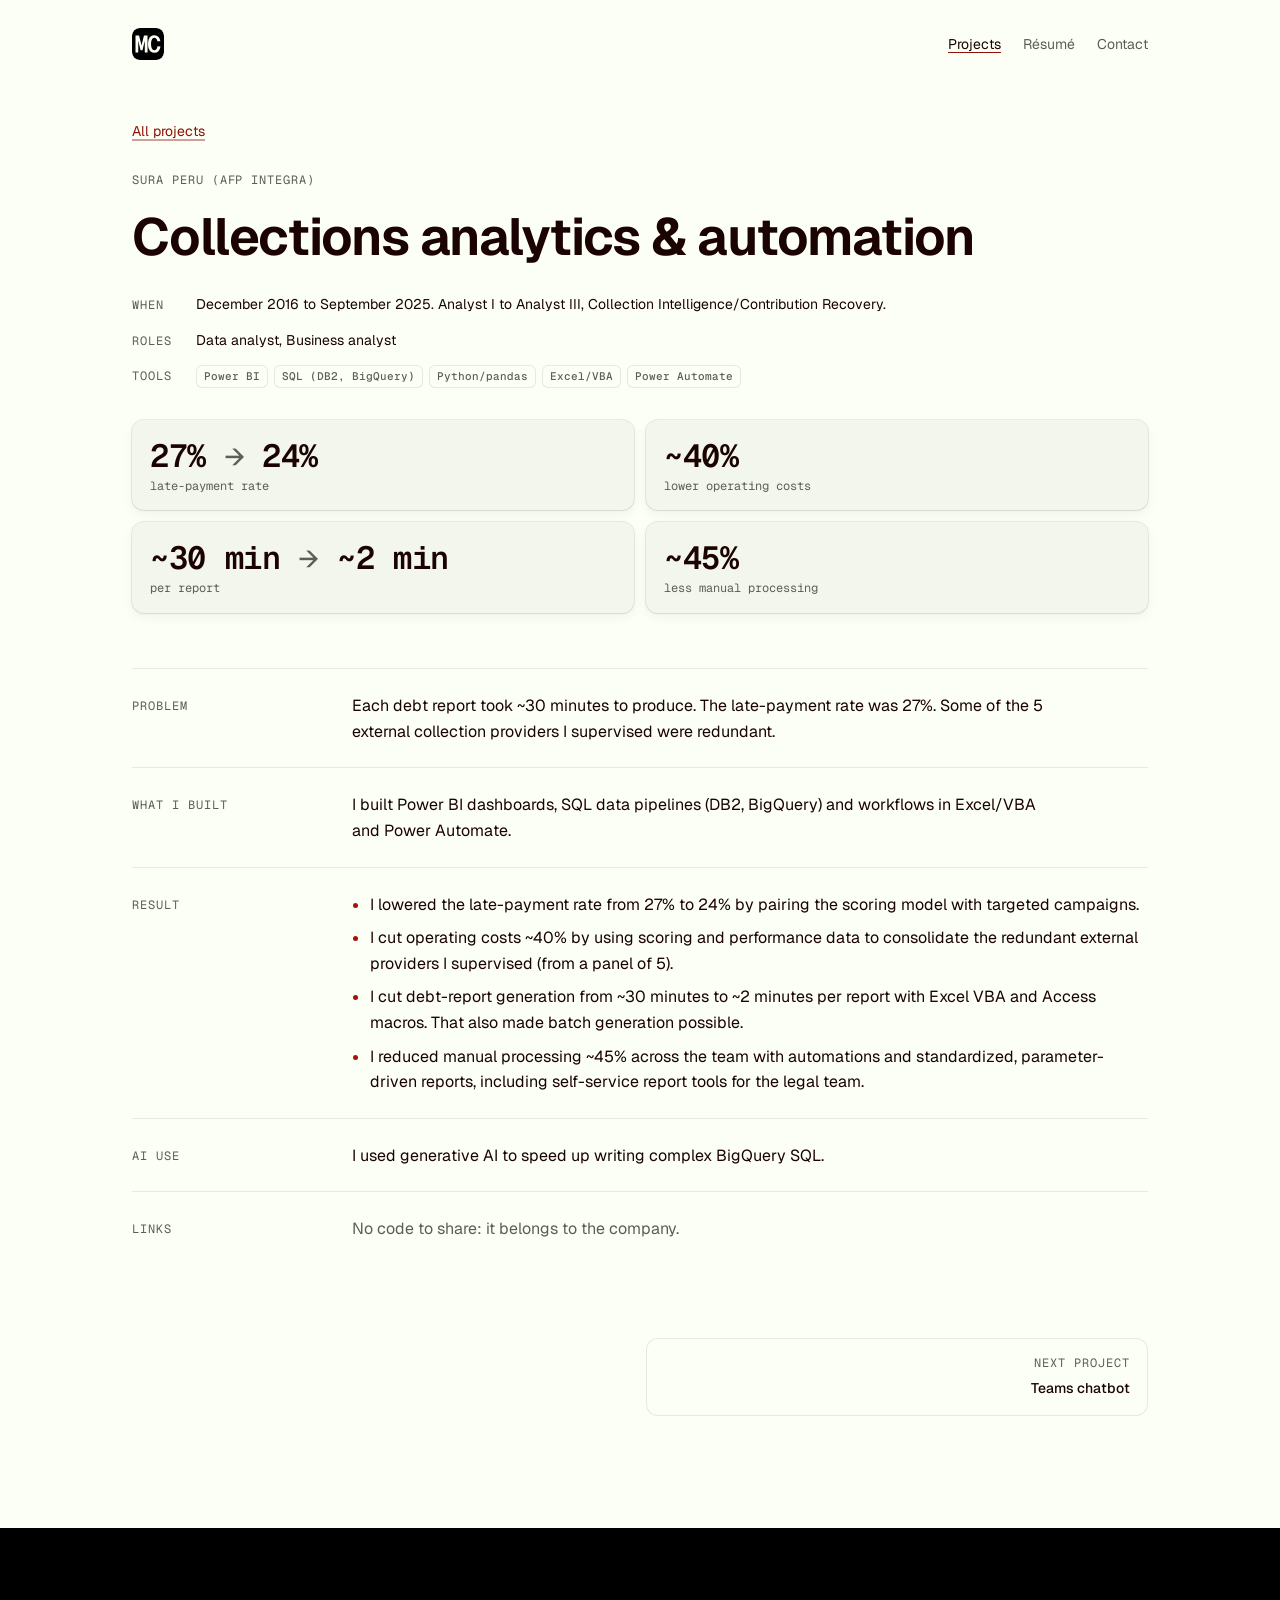
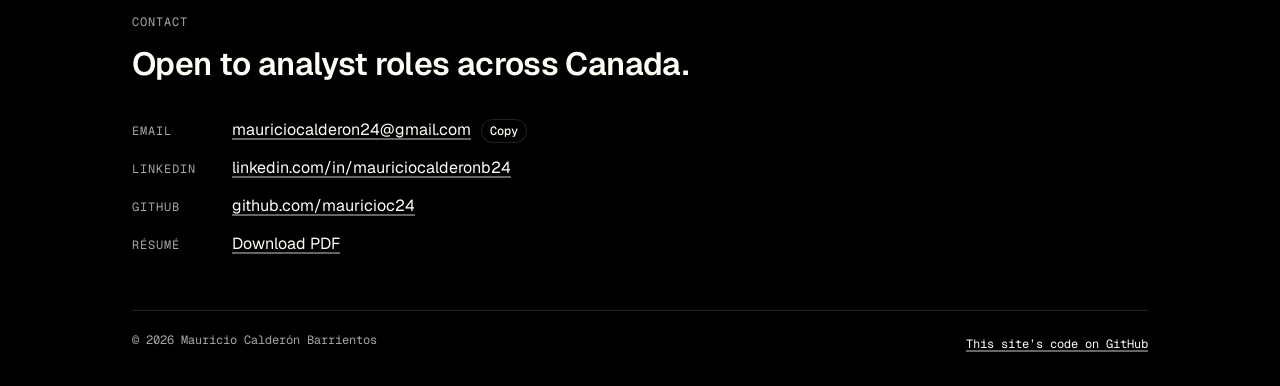
<file: projects/collections-analytics.html>
<!DOCTYPE html>
<html lang="en">
<head>
<meta charset="utf-8">
<meta name="viewport" content="width=device-width, initial-scale=1">
<title>Collections analytics &amp; automation · Mauricio Calderón Barrientos</title>
<meta name="description" content="My collections analytics and automation work at Sura Peru (AFP Integra). I lowered the late-payment rate from 27% to 24% and cut debt-report time from ~30 minutes to ~2 minutes.">
<link rel="canonical" href="https://mauricioc24.github.io/projects/collections-analytics.html">
<meta name="theme-color" content="#FBFFF6">
<meta property="og:type" content="website">
<meta property="og:site_name" content="Mauricio Calderón Barrientos">
<meta property="og:title" content="Collections analytics &amp; automation · Mauricio Calderón Barrientos">
<meta property="og:description" content="My collections analytics and automation work at Sura Peru (AFP Integra). I lowered the late-payment rate from 27% to 24% and cut debt-report time from ~30 minutes to ~2 minutes.">
<meta property="og:url" content="https://mauricioc24.github.io/projects/collections-analytics.html">
<meta property="og:image" content="https://mauricioc24.github.io/assets/img/og-image.png">
<meta property="og:image:width" content="1200">
<meta property="og:image:height" content="630">
<meta property="og:image:alt" content="Mauricio Calderón Barrientos makes data useful">
<meta name="twitter:card" content="summary_large_image">
<link rel="icon" href="/assets/img/favicon.svg" type="image/svg+xml">
<link rel="icon" href="/assets/img/favicon-32.png" sizes="32x32" type="image/png">
<link rel="apple-touch-icon" href="/assets/img/apple-touch-icon.png">
<link rel="preconnect" href="https://fonts.googleapis.com">
<link rel="preconnect" href="https://fonts.gstatic.com" crossorigin>
<link rel="stylesheet" href="https://fonts.googleapis.com/css2?family=Geist:wght@100..900&family=Geist+Mono:wght@100..900&display=swap">
<link rel="stylesheet" href="/brand/brand-tokens.css">
<link rel="stylesheet" href="/assets/css/site.css">
<link rel="preload" href="/projects.json" as="fetch" crossorigin>
<script src="/assets/js/site.js" defer></script>
</head>
<body class="surface-day">
<a class="skip-link" href="#main">Skip to content</a>
<header class="site-header">
  <div class="wrap">
    <a class="site-name" href="/" aria-label="Mauricio Calderón Barrientos, home"><img class="monogram" src="/assets/img/favicon.svg" alt="" width="32" height="32"></a>
    <nav class="site-nav" aria-label="Main">
      <ul role="list">
        <li><a href="/projects/" aria-current="true">Projects</a></li>
        <li><a href="/Mauricio-Calderon-Barrientos-Resume.pdf">Résumé</a></li>
        <li><a href="#contact">Contact</a></li>
      </ul>
    </nav>
  </div>
</header>
<main id="main" class="has-data">
  <div class="wrap">
    <a class="back-link" href="/projects/">All projects</a>
    <article class="case" data-case-study="collections-analytics" aria-busy="true">
      <noscript><h1>Collections analytics &amp; automation</h1><p class="muted">The project details load with JavaScript. You can also <a href="/Mauricio-Calderon-Barrientos-Resume.pdf" download>download my résumé (PDF)</a>.</p></noscript>
    </article>
  </div>
</main>

<footer class="site-footer surface-night" id="contact">
  <div class="wrap">
    <p class="eyebrow">Contact</p>
    <h2 class="footer-title">Open to analyst roles across Canada.</h2>
    <dl class="contact-list">
      <div><dt>Email</dt><dd><a href="mailto:mauriciocalderon24@gmail.com">mauriciocalderon24@gmail.com</a><button class="copy-btn" type="button" data-copy="mauriciocalderon24@gmail.com" aria-label="Copy email address">Copy</button></dd></div>
      <div><dt>LinkedIn</dt><dd><a href="https://www.linkedin.com/in/mauriciocalderonb24">linkedin.com/in/mauriciocalderonb24</a></dd></div>
      <div><dt>GitHub</dt><dd><a href="https://github.com/mauricioc24">github.com/mauricioc24</a></dd></div>
      <div><dt>Résumé</dt><dd><a href="/Mauricio-Calderon-Barrientos-Resume.pdf" download>Download PDF</a></dd></div>
    </dl>
    <div class="footer-base">
      <span>© 2026 Mauricio Calderón Barrientos</span>
      <a href="https://github.com/mauricioc24/mauricioc24.github.io">This site’s code on GitHub</a>
    </div>
  </div>
</footer>
</body>
</html>
</file>
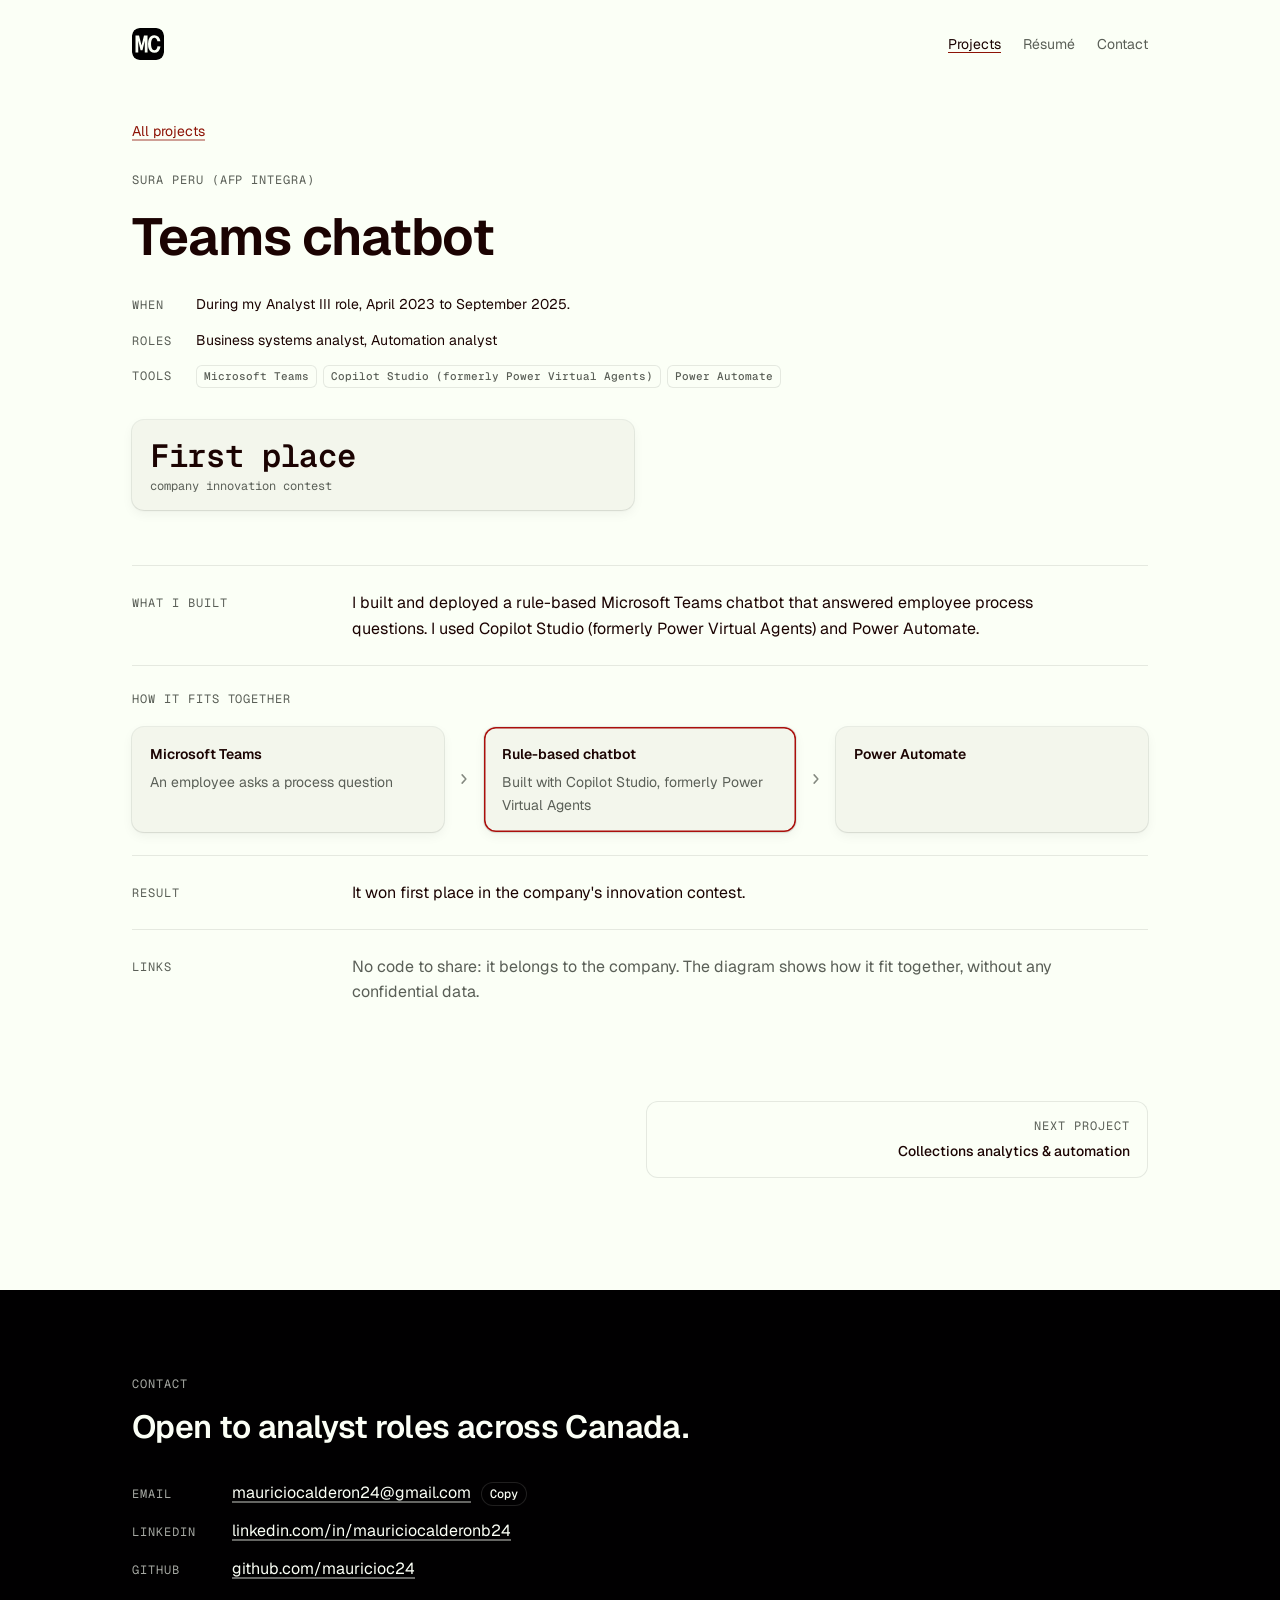
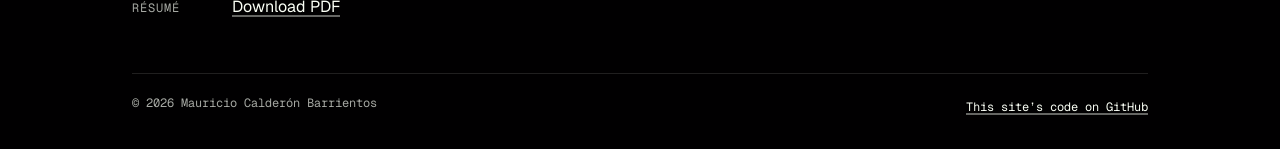
<file: projects/teams-chatbot.html>
<!DOCTYPE html>
<html lang="en">
<head>
<meta charset="utf-8">
<meta name="viewport" content="width=device-width, initial-scale=1">
<title>Teams chatbot · Mauricio Calderón Barrientos</title>
<meta name="description" content="A rule-based Microsoft Teams chatbot I built with Copilot Studio (formerly Power Virtual Agents) and Power Automate. It won first place in the innovation contest at Sura Peru (AFP Integra).">
<link rel="canonical" href="https://mauricioc24.github.io/projects/teams-chatbot.html">
<meta name="theme-color" content="#FBFFF6">
<meta property="og:type" content="website">
<meta property="og:site_name" content="Mauricio Calderón Barrientos">
<meta property="og:title" content="Teams chatbot · Mauricio Calderón Barrientos">
<meta property="og:description" content="A rule-based Microsoft Teams chatbot I built with Copilot Studio (formerly Power Virtual Agents) and Power Automate. It won first place in the innovation contest at Sura Peru (AFP Integra).">
<meta property="og:url" content="https://mauricioc24.github.io/projects/teams-chatbot.html">
<meta property="og:image" content="https://mauricioc24.github.io/assets/img/og-image.png">
<meta property="og:image:width" content="1200">
<meta property="og:image:height" content="630">
<meta property="og:image:alt" content="Mauricio Calderón Barrientos makes data useful">
<meta name="twitter:card" content="summary_large_image">
<link rel="icon" href="/assets/img/favicon.svg" type="image/svg+xml">
<link rel="icon" href="/assets/img/favicon-32.png" sizes="32x32" type="image/png">
<link rel="apple-touch-icon" href="/assets/img/apple-touch-icon.png">
<link rel="preconnect" href="https://fonts.googleapis.com">
<link rel="preconnect" href="https://fonts.gstatic.com" crossorigin>
<link rel="stylesheet" href="https://fonts.googleapis.com/css2?family=Geist:wght@100..900&family=Geist+Mono:wght@100..900&display=swap">
<link rel="stylesheet" href="/brand/brand-tokens.css">
<link rel="stylesheet" href="/assets/css/site.css">
<link rel="preload" href="/projects.json" as="fetch" crossorigin>
<script src="/assets/js/site.js" defer></script>
</head>
<body class="surface-day">
<a class="skip-link" href="#main">Skip to content</a>
<header class="site-header">
  <div class="wrap">
    <a class="site-name" href="/" aria-label="Mauricio Calderón Barrientos, home"><img class="monogram" src="/assets/img/favicon.svg" alt="" width="32" height="32"></a>
    <nav class="site-nav" aria-label="Main">
      <ul role="list">
        <li><a href="/projects/" aria-current="true">Projects</a></li>
        <li><a href="/Mauricio-Calderon-Barrientos-Resume.pdf">Résumé</a></li>
        <li><a href="#contact">Contact</a></li>
      </ul>
    </nav>
  </div>
</header>
<main id="main" class="has-data">
  <div class="wrap">
    <a class="back-link" href="/projects/">All projects</a>
    <article class="case" data-case-study="teams-chatbot" aria-busy="true">
      <noscript><h1>Teams chatbot</h1><p class="muted">The project details load with JavaScript. You can also <a href="/Mauricio-Calderon-Barrientos-Resume.pdf" download>download my résumé (PDF)</a>.</p></noscript>
    </article>
  </div>
</main>

<footer class="site-footer surface-night" id="contact">
  <div class="wrap">
    <p class="eyebrow">Contact</p>
    <h2 class="footer-title">Open to analyst roles across Canada.</h2>
    <dl class="contact-list">
      <div><dt>Email</dt><dd><a href="mailto:mauriciocalderon24@gmail.com">mauriciocalderon24@gmail.com</a><button class="copy-btn" type="button" data-copy="mauriciocalderon24@gmail.com" aria-label="Copy email address">Copy</button></dd></div>
      <div><dt>LinkedIn</dt><dd><a href="https://www.linkedin.com/in/mauriciocalderonb24">linkedin.com/in/mauriciocalderonb24</a></dd></div>
      <div><dt>GitHub</dt><dd><a href="https://github.com/mauricioc24">github.com/mauricioc24</a></dd></div>
      <div><dt>Résumé</dt><dd><a href="/Mauricio-Calderon-Barrientos-Resume.pdf" download>Download PDF</a></dd></div>
    </dl>
    <div class="footer-base">
      <span>© 2026 Mauricio Calderón Barrientos</span>
      <a href="https://github.com/mauricioc24/mauricioc24.github.io">This site’s code on GitHub</a>
    </div>
  </div>
</footer>
</body>
</html>
</file>
<file: brand/brand-tokens.css>
/* ==========================================================================
   brand-tokens.css — Mauricio's brand layer for mauricioc24.github.io
   Source palette: ME/brand/brand_tokens.json (La IAma llama, Oct 29 2026)
   Read brand/BRAND.md before changing anything here.
   Emil Kowalski skills govern motion & polish; this file governs identity.
   ========================================================================== */

/* ---------- 1. Raw palette (official hex values, do not edit) ---------- */
:root {
  /* chicha_digital — neon, for NIGHT surfaces */
  --chicha-fuchsia:   #FE17DC;
  --chicha-lime:      #12FF01;
  --chicha-tangerine: #FE773E;
  --chicha-lemon:     #FBE407;
  --chicha-black:     #010001;

  /* chullo_traditional — textile reds, for DAY surfaces */
  --chullo-coffee:    #1B0302;
  --chullo-blood:     #8D1306;
  --chullo-inferno:   #AA0F0C;
  --chullo-charcoal:  #222921;
  --chullo-ivory:     #FBFFF6;

  /* Derived web shades (not in the official kit; picked for contrast) */
  --day-raised:   #F3F6EC;  /* card on ivory */
  --day-muted:    #5A5F57;  /* secondary text, 6.46:1 on ivory */
  --night-raised: #121112;  /* card on black */
  --night-muted:  #A6A8A3;  /* secondary text, 8.74:1 on black */

  /* ---------- 2. Type ---------- */
  --font-sans: "Geist", ui-sans-serif, system-ui, -apple-system, "Segoe UI", sans-serif;
  --font-mono: "Geist Mono", ui-monospace, "SF Mono", Menlo, Consolas, monospace;
  --tracking-tight: -0.02em;   /* large headings (Emil cheatsheet) */
  --measure: 65ch;             /* max line length for body text */

  --text-xs:  0.75rem;
  --text-sm:  0.875rem;
  --text-md:  1rem;
  --text-lg:  1.25rem;
  --text-xl:  clamp(1.5rem, 1.2rem + 1.2vw, 2rem);
  --text-2xl: clamp(2.25rem, 1.6rem + 3vw, 4rem);

  /* ---------- 3. Motion (Emil Kowalski values) ---------- */
  --ease-out:    cubic-bezier(0.23, 1, 0.32, 1);    /* enter / exit / press */
  --ease-in-out: cubic-bezier(0.77, 0, 0.175, 1);   /* things moving on screen */
  --dur-press:  160ms;   /* button :active */
  --dur-hover:  150ms;   /* color / underline */
  --dur-small:  200ms;   /* tooltips, small popovers */
  --dur-hero:   650ms;   /* ONE-TIME hero spray reveal only (delight budget) */

  /* ---------- 4. Shape ---------- */
  --radius-sm: 6px;
  --radius-md: 12px;
  --radius-lg: 20px;
}

/* ---------- 5. Surfaces: semantic tokens flip per surface ----------
   DAY   = ivory + chullo reds  (default; where recruiters read)
   NIGHT = black + chicha neon  (hero band, chart cards, footer)      */
:root,
.surface-day {
  --bg:        var(--chullo-ivory);
  --bg-raised: var(--day-raised);
  --text:      var(--chullo-coffee);     /* 19.6:1 */
  --text-muted: var(--day-muted);        /*  6.5:1 */
  --accent:    var(--chullo-blood);      /*  9.3:1 — links, primary button */
  --accent-hover: var(--chullo-inferno); /*  7.5:1 */
  --motif:     var(--chullo-blood);      /* zigzag rule color */
  --ring:      rgb(34 41 33 / 0.10);     /* hairline instead of solid borders */
  --shadow:    0 0 0 1px rgb(34 41 33 / 0.08), 0 1px 2px rgb(27 3 2 / 0.06), 0 4px 12px rgb(27 3 2 / 0.05);
  --chart-context: #83887F;              /* grey context series */
  --chart-highlight: var(--chullo-inferno);
  color-scheme: light;
}

.surface-night {
  --bg:        var(--chicha-black);
  --bg-raised: var(--night-raised);
  --text:      var(--chullo-ivory);      /* 20.7:1 */
  --text-muted: var(--night-muted);      /*  8.7:1 */
  --accent:    var(--chicha-fuchsia);    /*  6.4:1 */
  --accent-hover: var(--chicha-lemon);   /* 16.2:1 */
  --motif:     var(--chicha-fuchsia);
  --ring:      rgb(251 255 246 / 0.12);
  --shadow:    0 0 0 1px rgb(251 255 246 / 0.10);
  --chart-context: #6B6D69;
  --chart-highlight: var(--chicha-fuchsia);
  color-scheme: dark;
}

.surface-day,
.surface-night {
  background: var(--bg);
  color: var(--text);
}

/* ---------- 6. Base typography ---------- */
body {
  font-family: var(--font-sans);
  font-size: var(--text-md);
  line-height: 1.6;
  -webkit-font-smoothing: antialiased;
}
h1, h2, h3 { letter-spacing: var(--tracking-tight); line-height: 1.1; text-wrap: balance; }
p { max-width: var(--measure); text-wrap: pretty; }
.muted { color: var(--text-muted); }

/* the "data voice": numbers, metrics, labels, code */
.mono, code, kbd { font-family: var(--font-mono); }
.num { font-family: var(--font-mono); font-variant-numeric: tabular-nums; }
.eyebrow {
  font-family: var(--font-mono);
  font-size: var(--text-xs);
  letter-spacing: 0.08em;
  text-transform: uppercase;
  color: var(--text-muted);
  display: inline-flex; align-items: center; gap: 0.6em;
}

/* ---------- 7. Links & buttons (Emil polish rules) ---------- */
a {
  color: var(--accent);
  text-decoration-line: underline;
  text-decoration-thickness: 1.5px;
  text-underline-offset: 0.2em;
  text-decoration-color: color-mix(in srgb, var(--accent) 40%, transparent);
  transition: color var(--dur-hover) ease, text-decoration-color var(--dur-hover) ease;
}
@media (hover: hover) and (pointer: fine) {
  a:hover { color: var(--accent-hover); text-decoration-color: currentColor; }
}
a:focus-visible, button:focus-visible, .btn:focus-visible {
  outline: 2px solid var(--accent); outline-offset: 3px; border-radius: 4px;
}

.btn {
  display: inline-flex; align-items: center; gap: 0.5em;
  font: 500 var(--text-sm)/1 var(--font-sans);
  padding: 0.8em 1.15em;
  border-radius: var(--radius-sm);
  border: 0; cursor: pointer; text-decoration: none;
  transition: transform var(--dur-press) var(--ease-out),
              background-color var(--dur-hover) ease, color var(--dur-hover) ease;
}
.btn:active { transform: scale(0.97); }
.btn-primary { background: var(--accent); color: var(--bg); }
.surface-night .btn-primary { color: var(--chicha-black); }
.btn-ghost { background: transparent; color: var(--text); box-shadow: inset 0 0 0 1px var(--ring); }
@media (hover: hover) and (pointer: fine) {
  .btn-primary:hover { background: var(--accent-hover); color: var(--bg); }
  .surface-night .btn-primary:hover { color: var(--chicha-black); }
  .btn-ghost:hover { box-shadow: inset 0 0 0 1px currentColor; }
}

/* ---------- 8. Cards ---------- */
.card {
  background: var(--bg-raised);
  border-radius: var(--radius-md);
  box-shadow: var(--shadow);       /* semi-transparent ring, not a solid border */
  padding: 1.5rem;
}
.night-card {                       /* chicha card that can sit on a day page */
  --bg: var(--chicha-black); --bg-raised: var(--night-raised);
  --text: var(--chullo-ivory); --text-muted: var(--night-muted);
  --accent: var(--chicha-fuchsia); --accent-hover: var(--chicha-lemon);
  --motif: var(--chicha-fuchsia); --ring: rgb(251 255 246 / 0.12);
  --chart-context: #6B6D69; --chart-highlight: var(--chicha-fuchsia);
  background: var(--chicha-black); color: var(--chullo-ivory);
  border-radius: var(--radius-md); padding: 1.5rem;
}

/* ==========================================================================
   9. ART MOTIFS — taken from the llama logo. Budget: see BRAND.md §4.
   ========================================================================== */

/* 9a. Chullo zigzag rule — section divider (the hat pattern = a line chart) */
.zigzag-rule {
  height: 10px; border: 0; margin: 3rem 0;
  background: var(--motif);
  -webkit-mask: url("data:image/svg+xml,%3Csvg xmlns='http://www.w3.org/2000/svg' viewBox='0 0 20 10'%3E%3Cpolyline points='0,9 5,1 10,9 15,1 20,9' fill='none' stroke='black' stroke-width='2' stroke-linejoin='miter'/%3E%3C/svg%3E") repeat-x left center / 20px 10px;
          mask: url("data:image/svg+xml,%3Csvg xmlns='http://www.w3.org/2000/svg' viewBox='0 0 20 10'%3E%3Cpolyline points='0,9 5,1 10,9 15,1 20,9' fill='none' stroke='black' stroke-width='2' stroke-linejoin='miter'/%3E%3C/svg%3E") repeat-x left center / 20px 10px;
}
.zigzag-rule.short { width: 120px; }

/* 9b. Neon stripe tag — the sunglasses lenses. Always on a black pill. */
.stripe-tag {
  display: inline-block; flex: none;
  width: 30px; height: 14px; border-radius: 4px;
  background:
    linear-gradient(115deg,
      transparent 0 14%,
      var(--chicha-fuchsia) 14% 32%,
      var(--chicha-lime) 32% 50%,
      var(--chicha-tangerine) 50% 68%,
      var(--chicha-lemon) 68% 86%,
      transparent 86%),
    var(--chicha-black);
  box-shadow: 0 0 0 1px rgb(251 255 246 / 0.15);
}

/* 9c. Color steps — the compact 4-block band from the LinkedIn templates */
.color-steps { display: inline-flex; gap: 0; }
.color-steps i { display: block; width: 18px; height: 6px; }
.color-steps i:nth-child(1) { background: var(--chicha-fuchsia); }
.color-steps i:nth-child(2) { background: var(--chicha-lime); }
.color-steps i:nth-child(3) { background: var(--chicha-tangerine); }
.color-steps i:nth-child(4) { background: var(--chicha-lemon); }

/* 9d. Spray highlight — ONE word per page, hero only. Text on it is black. */
.spray {
  position: relative; isolation: isolate;
  color: var(--chicha-black);
  padding: 0 0.12em; margin: 0 0.14em;   /* clearance for the stroke's overhang */
  white-space: nowrap;
}
.spray::before {
  content: ""; position: absolute; z-index: -1;
  inset: 0.08em -0.18em -0.22em -0.18em;
  background: url("data:image/svg+xml,%3Csvg xmlns='http://www.w3.org/2000/svg' viewBox='0 0 400 120' preserveAspectRatio='none'%3E%3Cg fill='%23FE17DC'%3E%3Cpath d='M10 30 C70 16 210 12 388 20 L394 28 C384 38 396 54 388 66 C392 72 384 78 390 84 C300 90 170 92 16 96 L8 88 C16 74 4 62 12 50 C6 42 14 36 10 30 Z'/%3E%3Cpath d='M92 92 L92 108 Q96 116 100 108 L100 92 Z'/%3E%3Cpath d='M236 90 L236 114 Q240 120 244 114 L244 90 Z'/%3E%3Cpath d='M330 88 L330 102 Q333 108 336 102 L336 88 Z'/%3E%3Ccircle cx='398' cy='12' r='2.5'/%3E%3Ccircle cx='4' cy='104' r='2'/%3E%3Ccircle cx='380' cy='104' r='1.6'/%3E%3C/g%3E%3C/svg%3E") center / 100% 100% no-repeat;
  transform: rotate(-1.2deg);
  clip-path: inset(0 0 0 0);
}
/* one-time reveal on first paint: paints left → right, then never again */
@media (prefers-reduced-motion: no-preference) {
  .spray.reveal::before {
    animation: spray-in var(--dur-hero) var(--ease-out) 250ms both;
  }
}
@keyframes spray-in {
  from { clip-path: inset(0 100% 0 0); }
  to   { clip-path: inset(0 0 0 0); }
}

/* 9e. Sticker — for the llama or your photo. Never recolor, stretch or add paint. */
.sticker {
  display: inline-block;
  transform: rotate(-4deg);
  filter: drop-shadow(0 6px 14px rgb(1 0 1 / 0.18));
  transition: transform var(--dur-small) var(--ease-out);
}
.sticker img { display: block; width: 100%; height: auto; }
@media (hover: hover) and (pointer: fine) {
  .sticker:hover { transform: rotate(-2deg) translateY(-2px); }
}

/* ---------- 10. Reduced motion: fewer & gentler, not zero ---------- */
@media (prefers-reduced-motion: reduce) {
  .btn:active { transform: none; }
  .sticker, .sticker:hover { transition: none; }
}
</file>
<file: assets/css/site.css>
/* ==========================================================================
   site.css: layout and components for mauricioc24.github.io

   Loads AFTER /brand/brand-tokens.css, which is the base stylesheet.
   Never redefine brand colors here; use the tokens (var(--...)).
   Read brand/BRAND.md before any visual change.

   Calm portfolio (BRAND.md, Nov 5 2026): the llama, neon and paint live only
   inside the La IAma box (home, "Personal brand") and on the 404 page.

   Motion rules (Emil Kowalski skills in .claude/skills, audited Nov 5 2026):
   - name exact properties, never `transition: all`
   - brand easing tokens, 200ms or less here
   - hover effects only inside (hover: hover) and (pointer: fine), and they
     change colour only: nothing moves on hover
   - pressed controls show a pressed state (the tap highlight is off);
     only real buttons scale (0.97)
   - navigation and filters have no animation; reduced motion keeps color only
   ========================================================================== */

/* ---------- 1. Base ---------- */
:root {
  --gutter: clamp(16px, 5vw, 32px);
  --section: clamp(64px, 9vw, 112px);
  /* hover = the card's ring gets darker (a colour change, no movement) */
  --shadow-hover: 0 0 0 1px rgb(34 41 33 / 0.26), 0 1px 2px rgb(27 3 2 / 0.06), 0 4px 12px rgb(27 3 2 / 0.05);
  /* connector between diagram steps: a drawn chevron, not an arrow character */
  --chevron: url("data:image/svg+xml,%3Csvg xmlns='http://www.w3.org/2000/svg' viewBox='0 0 10 16'%3E%3Cpath d='M2.5 2.5l5 5.5-5 5.5' fill='none' stroke='black' stroke-width='2' stroke-linecap='round' stroke-linejoin='round'/%3E%3C/svg%3E");
}

*, *::before, *::after { box-sizing: border-box; }

html {
  -webkit-text-size-adjust: 100%;
  -webkit-tap-highlight-color: transparent;
}

body {
  margin: 0;
  min-height: 100svh;
  overflow-wrap: break-word;
  display: flex;
  flex-direction: column;
}
main { flex: 1; }
/* Pages filled from projects.json reserve a full screen, so the footer starts
   below the fold and doesn't jump when the content arrives (layout shift). */
main.has-data { min-height: 100svh; }

h1, h2, h3, p, dl, dd, ul, ol, figure { margin: 0; }
ul[role="list"], ol[role="list"] { list-style: none; padding: 0; }
img { max-width: 100%; height: auto; }
code { font-size: 0.9em; }
a, button, .btn { touch-action: manipulation; }
button, .btn { -webkit-user-select: none; user-select: none; }
[hidden] { display: none !important; }

.visually-hidden {
  position: absolute; width: 1px; height: 1px; padding: 0; margin: -1px;
  overflow: hidden; clip: rect(0 0 0 0); white-space: nowrap; border: 0;
}

.skip-link {
  position: absolute; left: var(--gutter); top: 12px; z-index: 10;
  padding: 10px 14px; border-radius: var(--radius-sm);
  background: var(--chullo-coffee); color: var(--chullo-ivory);
  font-size: var(--text-sm); text-decoration: none;
  transform: translateY(-200%);
}
.skip-link:focus-visible { transform: none; }

/* The llama sticker is decoration, not a control, so it doesn't move on
   hover (overrides the hover tilt in brand-tokens.css). */
.sticker { transition: none; }
@media (hover: hover) and (pointer: fine) { .sticker:hover { transform: rotate(-4deg); } }

/* ---------- 2. Layout ---------- */
.wrap {
  width: 100%;
  max-width: 1080px;
  margin-inline: auto;
  padding-inline: var(--gutter);
}
.section { padding-top: var(--section); }
.section-tight { padding-top: clamp(32px, 5vw, 56px); }

.section-head {
  display: flex; align-items: baseline; justify-content: space-between;
  gap: 8px 24px; flex-wrap: wrap;
  margin-bottom: 28px;
}
.section-head h2 { font-size: var(--text-xl); font-weight: 600; }
.section-note { font-size: var(--text-sm); color: var(--text-muted); margin: -16px 0 28px; }

/* standalone links get a little padding so the tap area is about 30px tall */
.text-link { font-size: var(--text-sm); font-weight: 500; padding-block: 4px; }

.label {
  font-family: var(--font-mono); font-size: var(--text-xs); line-height: 1.6;
  letter-spacing: 0.08em; text-transform: uppercase; color: var(--text-muted);
}
h2.label, h2.eyebrow { font-weight: 400; line-height: 1.6; }
p.eyebrow, h2.eyebrow { max-width: none; }

/* inner-page heading (Projects, About) */
.page-head { padding-top: clamp(32px, 6vw, 80px); }
.page-head h1 {
  font-size: clamp(2.25rem, 1.5rem + 2.8vw, 3.5rem);
  font-weight: 650;
  margin-block: 12px 18px;
}
.lead { font-size: var(--text-lg); line-height: 1.5; max-width: 52ch; }

/* ---------- 3. Header (navigation: no animation, BRAND §6) ---------- */
.site-header { padding-block: 22px; }
.site-header .wrap {
  display: flex; align-items: center; justify-content: space-between;
  gap: 6px 28px; flex-wrap: wrap;
}
.site-name {
  display: inline-flex; padding-block: 6px;
  color: var(--text); text-decoration: none;
  transition: none;
}
/* The MC monogram (same file as the favicon) links home; the full name lives in the hero. */
.monogram { display: block; width: 32px; height: 32px; border-radius: 8px; }
.site-name:active .monogram { opacity: 0.8; }
.projects-line { max-width: 60ch; }
.projects-line .text-link { white-space: nowrap; margin-left: 4px; }
.site-nav ul { display: flex; flex-wrap: wrap; gap: 0 22px; }
.site-nav a {
  display: inline-block; padding-block: 8px;
  font-size: var(--text-sm); color: var(--text-muted);
  text-decoration: none; transition: none;
}
.site-nav a[aria-current] {
  color: var(--text);
  text-decoration-line: underline;
  text-decoration-color: var(--accent);
}
@media (hover: hover) and (pointer: fine) {
  .site-name:hover, .site-nav a:hover { color: var(--text); }
}

/* ---------- 4. Hero (Day) ---------- */
.hero { padding-top: clamp(40px, 8vw, 104px); }
.hero h1 {
  font-size: clamp(2.25rem, 1.1rem + 4.9vw, 4.25rem);
  font-weight: 650;
  line-height: 1.04;
  margin-block: 22px 26px;
}
.hero-name { display: block; }
/* Photo (Nov 10, 2026): a small circle. Above the name on phones, on the right on wide screens. */
.hero-photo {
  display: block; width: 96px; height: 96px; border-radius: 50%;
  object-fit: cover; margin-bottom: 20px;
  box-shadow: 0 0 0 1px var(--ring);
}
@media (min-width: 900px) {
  .hero .wrap { display: grid; grid-template-columns: minmax(0, 1fr) auto; column-gap: 48px; }
  .hero .wrap > * { grid-column: 1; }
  .hero .wrap > .hero-photo { grid-column: 2; grid-row: 1 / span 6; align-self: center; width: 200px; height: 200px; margin: 0; }
}
.hero .subtitle { font-size: var(--text-lg); line-height: 1.45; max-width: 46ch; }
.hero-actions { display: flex; flex-wrap: wrap; gap: 12px; margin-top: 32px; }
.btn-hint {
  font: 500 10px/1 var(--font-mono); letter-spacing: 0.06em;
  color: var(--text-muted);
}
.tools-line {
  display: flex; flex-wrap: wrap; align-items: baseline; gap: 4px 12px;
  margin-top: 28px; max-width: none;
  font-family: var(--font-mono); font-size: var(--text-sm);
}

/* Experience right under the hero: where I worked, in one glance */
.experience { padding-top: clamp(40px, 6vw, 64px); }
.experience .rows { margin-top: 12px; }

/* ---------- 5. Metrics: the "data voice" (Geist Mono, tabular numbers) ---------- */
.metrics { display: grid; gap: 14px 20px; }
.metric { display: flex; flex-direction: column; gap: 2px; min-width: 0; }
.metric .v {
  font: 600 1.125rem/1.25 var(--font-mono);
  font-variant-numeric: tabular-nums; letter-spacing: -0.01em;
}
.metric .l { font: var(--text-xs)/1.4 var(--font-mono); color: var(--text-muted); }
.metric-part { white-space: nowrap; }
.metric-arrow { color: var(--text-muted); font-weight: 400; }

/* ---------- 6. Project showcase (Home "Selected work", Projects) ----------
   Studied from jwilber.me: a grid of entries, each with a thumbnail, title,
   one line and small text links; hovering an entry lifts its thumbnail.
   Here: thumbnails only from real content, a 2px lift (BRAND §6), 200ms
   ease-out, mouse only; keyboard users get a focus ring and no motion. */
.showcase { display: grid; gap: 44px 28px; grid-template-columns: minmax(0, 1fr); }
/* while projects.json loads, an empty grid holds a screen of space (no layout shift) */
.showcase[aria-busy="true"] { min-height: 100svh; }
@media (min-width: 600px) { .showcase { grid-template-columns: repeat(2, minmax(0, 1fr)); } }
@media (min-width: 920px) { .showcase { grid-template-columns: repeat(3, minmax(0, 1fr)); } }
/* home "Selected work" holds the two Sura projects side by side */
@media (min-width: 920px) { .showcase.is-two { grid-template-columns: repeat(2, minmax(0, 1fr)); } }

.entry-body { display: flex; flex-direction: column; gap: 8px; height: 100%; }
.entry-thumb {
  position: relative; display: block;
  aspect-ratio: 1.75 / 1; margin-bottom: 8px; overflow: hidden;
  border-radius: var(--radius-md);
  background: var(--bg-raised);
  box-shadow: var(--shadow);
  color: var(--text); text-decoration: none;
  transition: box-shadow 150ms ease;
}
@media (hover: hover) and (pointer: fine) {
  .entry:hover .entry-thumb { box-shadow: var(--shadow-hover); }
}
.entry-title { font-size: 1.125rem; font-weight: 600; letter-spacing: -0.01em; line-height: 1.3; }
.entry-title a { color: var(--text); text-decoration-color: transparent; }
@media (hover: hover) and (pointer: fine) {
  .entry-title a:hover { color: var(--text); text-decoration-color: currentColor; }
}
.entry-desc { font-size: var(--text-sm); color: var(--text-muted); }
.entry-roles, .entry-ai { font-size: var(--text-sm); }
.entry-roles .label, .entry-ai .label { margin-right: 4px; }
.entry-links { display: flex; flex-wrap: wrap; gap: 8px; padding-top: 6px; }

.pill-link {
  display: inline-block;
  font: 500 11px/1 var(--font-mono); letter-spacing: 0.06em; text-transform: uppercase;
  padding: 8px 10px; border-radius: var(--radius-sm);
  color: var(--text); text-decoration: none;
  box-shadow: inset 0 0 0 1px var(--ring);
  transition: box-shadow 150ms ease, color 150ms ease;
}
.pill-link:active { box-shadow: inset 0 0 0 1px currentColor; }
@media (hover: hover) and (pointer: fine) {
  .pill-link:hover { color: var(--accent); box-shadow: inset 0 0 0 1px currentColor; }
}

.chips { display: flex; flex-wrap: wrap; gap: 6px; }
.chip {
  font: 500 11px/1.35 var(--font-mono);
  padding: 4px 8px; border-radius: var(--radius-sm);
  color: var(--text-muted);
  box-shadow: inset 0 0 0 1px var(--ring);
}

/* thumbnails: real metrics, the real diagram, or a typographic card */
.thumb-metrics, .thumb-type {
  position: absolute; inset: 0;
  display: flex; flex-direction: column;
  padding: 16px 20px 18px;
}
.thumb-metrics { justify-content: flex-end; gap: 10px; }
.thumb-metric { display: flex; flex-direction: column; gap: 2px; max-width: none; }
.thumb-metric .v { font: 600 1rem/1.2 var(--font-mono); font-variant-numeric: tabular-nums; }
.thumb-metric.is-main .v { font-size: clamp(1.5rem, 1.15rem + 1.1vw, 1.875rem); letter-spacing: -0.02em; }
.thumb-metric .l { font: var(--text-xs)/1.4 var(--font-mono); color: var(--text-muted); }
.thumb-type { justify-content: flex-end; }
.thumb-word {
  overflow-wrap: anywhere;
  font-weight: 700; font-size: clamp(1.75rem, 1.25rem + 1.6vw, 2.375rem);
  letter-spacing: -0.035em; line-height: 0.98;
}
.thumb-word.is-mono { font-family: var(--font-mono); font-weight: 600; letter-spacing: -0.02em; font-size: clamp(1.375rem, 1.1rem + 1.2vw, 1.875rem); }

/* the small flow diagram (BRAND §5: grey steps, one inferno highlight, all labeled) */
.flow-mini { display: grid; grid-auto-flow: column; grid-auto-columns: minmax(0, 1fr); gap: 16px; }
.entry-thumb .flow-mini { position: absolute; inset: 0; padding: 0 14px; align-content: center; }
.flow-mini li {
  position: relative;
  display: flex; align-items: center; justify-content: center;
  min-width: 0; min-height: 44px; padding: 8px 4px;
  text-align: center; hyphens: auto;
  font-size: var(--text-xs); font-weight: 500; line-height: 1.3;
  border-radius: var(--radius-sm);
  background: var(--bg);
  box-shadow: inset 0 0 0 1px var(--ring);
}
.flow-mini li.is-highlight { box-shadow: inset 0 0 0 1.5px var(--chart-highlight); }
.flow-mini li + li::before,
.flow-step + .flow-step::before {
  content: ""; position: absolute;
  width: 8px; height: 12px;
  background: var(--chart-context);
  -webkit-mask: var(--chevron) center / contain no-repeat;
          mask: var(--chevron) center / contain no-repeat;
}
.flow-mini li + li::before { left: -8px; top: 50%; transform: translate(-50%, -50%); }

/* ---------- 7. Filters and the skills matrix (Projects) ---------- */
/* the chip row keeps its height before JavaScript fills it, so nothing below jumps */
.filters { display: flex; flex-wrap: wrap; align-items: center; gap: 8px; margin-bottom: 36px; min-height: 34px; }
@media (max-width: 560px) { .filters { min-height: 76px; } }
.filters .label { margin-right: 4px; }
.filter-chip {
  font: 500 var(--text-sm)/1 var(--font-sans);
  padding: 10px 14px; border: 0; border-radius: 999px; cursor: pointer;
  color: var(--text); background: transparent;
  box-shadow: inset 0 0 0 1px var(--ring);
}
.filter-chip[aria-pressed="true"] { color: var(--chullo-ivory); background: var(--chullo-coffee); box-shadow: none; }
.filter-chip[aria-pressed="false"]:active { box-shadow: inset 0 0 0 1px currentColor; }
@media (hover: hover) and (pointer: fine) {
  .filter-chip[aria-pressed="false"]:hover { box-shadow: inset 0 0 0 1px currentColor; }
}

.matrix-wrap {
  /* relative: the hidden "Yes" labels in the cells are absolutely positioned;
     without this they escape the scroll box and widen the whole page */
  position: relative;
  margin-top: 4px; overflow-x: auto;
  overscroll-behavior-x: contain; /* a sideways swipe past the end doesn't go "back" */
  border-radius: var(--radius-md);
  background: var(--bg-raised);
  box-shadow: var(--shadow);
}
.matrix { width: 100%; min-width: 680px; border-collapse: collapse; font-size: var(--text-sm); }
.matrix th, .matrix td { padding: 11px 12px; text-align: center; box-shadow: inset 0 -1px 0 var(--ring); }
.matrix tbody tr:last-child th, .matrix tbody tr:last-child td { box-shadow: none; }
.matrix thead th {
  font: var(--text-xs)/1.4 var(--font-mono); letter-spacing: 0.06em; text-transform: uppercase;
  color: var(--text-muted); white-space: nowrap; vertical-align: bottom;
}
.matrix tbody th { text-align: left; font-weight: 500; min-width: 230px; }
@media (max-width: 600px) { .matrix tbody th { min-width: 150px; } }
.matrix thead th:first-child { text-align: left; }
.matrix thead th:first-child, .matrix tbody th { position: sticky; left: 0; background: var(--bg-raised); }
.matrix-dot { display: inline-block; width: 10px; height: 10px; border-radius: 999px; background: var(--chart-highlight); }
.matrix .is-planned .matrix-dot { background: transparent; box-shadow: inset 0 0 0 2px var(--chart-highlight); }
.matrix-planned { font: 500 10px/1 var(--font-mono); letter-spacing: 0.06em; text-transform: uppercase; color: var(--text-muted); white-space: nowrap; }
.matrix-key { margin-top: 12px; font-size: var(--text-xs); color: var(--text-muted); font-family: var(--font-mono); }

/* ---------- 8. About summary, facts, skills, lists ---------- */
.split { display: grid; gap: 40px; }
@media (min-width: 860px) { .split { grid-template-columns: minmax(0, 1.15fr) minmax(0, 1fr); gap: 64px; } }
.split h2 { font-size: var(--text-xl); font-weight: 600; margin-block: 12px 16px; max-width: 24ch; }
.split p + p { margin-top: 12px; }
.split .text-link { display: inline-block; margin-top: 16px; }

.facts { display: grid; grid-template-columns: max-content minmax(0, 1fr); gap: 12px 24px; align-content: start; }
.facts dt { font: var(--text-xs)/1.9 var(--font-mono); letter-spacing: 0.08em; text-transform: uppercase; color: var(--text-muted); }
.facts dd { font-size: var(--text-sm); line-height: 1.6; }
@media (max-width: 520px) {
  .facts { grid-template-columns: minmax(0, 1fr); gap: 2px; }
  .facts dd { margin-bottom: 12px; }
}

.skills > div {
  display: grid; gap: 4px 24px;
  grid-template-columns: minmax(0, 1fr);
  padding-block: 14px;
  box-shadow: 0 1px 0 var(--ring);
}
.skills > div:first-child { box-shadow: 0 -1px 0 var(--ring), 0 1px 0 var(--ring); }
@media (min-width: 640px) { .skills > div { grid-template-columns: 180px minmax(0, 1fr); } }
.skills dt { font: var(--text-xs)/1.9 var(--font-mono); letter-spacing: 0.08em; text-transform: uppercase; color: var(--text-muted); }
.skills dd { font-size: var(--text-sm); }

/* Skills as a tool grid (Nov 10, 2026): logo + name tiles, grouped, scannable at a glance.
   Static: no hover or motion. Logos follow BRAND.md "Logos"; Microsoft products stay text. */
.tool-groups { display: grid; gap: 28px; }
@media (min-width: 900px) { .tool-groups { grid-template-columns: repeat(2, minmax(0, 1fr)); gap: 32px 48px; } }
.tool-group .label { margin-bottom: 10px; font-weight: 400; letter-spacing: 0.08em; }
.tool-grid { display: flex; flex-wrap: wrap; gap: 8px; }
.tool {
  display: inline-flex; align-items: center;
  padding: 6px 12px; border-radius: 999px;
  font-size: var(--text-sm); line-height: 1.3;
  box-shadow: inset 0 0 0 1px var(--ring);
}
.tool .logo { vertical-align: 0; }

/* Company logos in Experience (Nov 10, 2026): grey wordmarks, 18px tall, in a fixed left column
   on wide screens and above the company name on phones. */
.rows > li.has-logo .company-logo { flex: 0 0 100%; display: flex; align-items: center; height: 18px; margin-bottom: 8px; }
.company-logo img { height: 18px; width: auto; }
.company-logo a { display: flex; }
@media (min-width: 640px) {
  /* Logo centred in its column and on the middle of the whole row (Nov 11, 2026) */
  .rows > li.has-logo { display: grid; grid-template-columns: 112px minmax(0, 1fr) auto; column-gap: 24px; row-gap: 4px; }
  .rows > li.has-logo .company-logo { grid-column: 1; grid-row: 1 / span 2; align-self: center; justify-self: center; margin: 0; }
  .rows > li.has-logo .what { grid-column: 2; }
  .rows > li.has-logo .when { grid-column: 3; grid-row: 1; }
  .rows > li.has-logo .row-more { grid-column: 2; grid-row: 2; }
}

/* Quiet links (Nov 11, 2026): organization names link to their official site without looking
   like links. No underline; on mouse-over the name darkens and a small arrow appears.
   Phones show nothing extra; keyboard users get the focus ring. */
.quiet-link { color: inherit; text-decoration: none; }
.rows .org a.quiet-link, .rows .detail a.quiet-link { text-decoration: none; } /* beat the certificate-link underline */
.quiet-link::after {
  content: "\2197"; display: inline-block; margin-left: 3px; font-size: 0.85em;
  opacity: 0; transition: opacity 150ms var(--ease-out);
}
.quiet-link:active { color: var(--text); }
.quiet-link:focus-visible { outline: 2px solid var(--accent); outline-offset: 2px; border-radius: 2px; }
.quiet-link:focus-visible::after { opacity: 1; }
@media (hover: hover) and (pointer: fine) {
  .quiet-link:hover { color: var(--text); }
  .quiet-link:hover::after { opacity: 1; }
}
@media (prefers-reduced-motion: reduce) { .quiet-link::after { transition: none; } }
.logo.logo-sura { width: 40px; }

/* Certificate links in course rows: quiet underlines, so six links don't shout. */
.rows .detail a, .rows .org a {
  color: inherit; text-decoration: underline;
  text-decoration-color: var(--text-muted); text-decoration-thickness: 1px; text-underline-offset: 3px;
}
.rows .detail a:active, .rows .org a:active { color: var(--text); }
@media (hover: hover) and (pointer: fine) {
  .rows .detail a:hover, .rows .org a:hover { color: var(--text); }
}

/* rows with a date or status on the right (Experience, Education, Studying now) */
.rows > li {
  display: flex; justify-content: space-between; align-items: baseline;
  gap: 4px 24px; flex-wrap: wrap;
  padding-block: 14px;
  box-shadow: 0 1px 0 var(--ring);
  font-size: var(--text-sm);
}
.rows > li:first-child { box-shadow: 0 -1px 0 var(--ring), 0 1px 0 var(--ring); }
.rows .what { flex: 1 1 36ch; }
.rows .what strong { font-weight: 600; }
.rows .what span { color: var(--text-muted); }
.rows .what .org { display: block; }
.rows .what .detail { display: block; margin-top: 6px; max-width: 72ch; }
.rows .row-more { flex-basis: 100%; font-weight: 500; }
.rows .row-title { font-weight: 600; }
/* rows inside a case-study section: the section's own hairlines frame them */
.case-content .rows > li:first-child { box-shadow: 0 1px 0 var(--ring); padding-top: 0; }
.case-content .rows > li:last-child { box-shadow: none; padding-bottom: 0; }
.rows .when {
  font: var(--text-xs)/1.6 var(--font-mono); color: var(--text-muted);
  font-variant-numeric: tabular-nums; white-space: nowrap;
}

.subhead-label { margin-block: 40px 12px; }
h3.subhead-label { font-weight: 400; letter-spacing: 0.08em; }

/* Logos (BRAND.md "Logos"): small, one muted grey, right before the name.
   Official files or Simple Icons only; never redrawn, stretched or recoloured
   beyond the single grey. */
.logo { display: inline-block; width: 14px; height: 14px; margin-right: 6px; vertical-align: -2px; }
.logo.logo-wide { width: 22px; } /* wordmark-style icons (DMC): same 14px height, natural width */
.plain-list { padding-left: 1.1em; font-size: var(--text-sm); }
.plain-list li + li { margin-top: 6px; }

/* ---------- 9. The La IAma box: the ONLY place for the llama, neon and paint ----------
   (BRAND.md, Nov 5 2026). Styled like a Day card; the spray sits on one word. */
.la-iama { display: grid; gap: 24px; align-items: center; }
@media (min-width: 641px) { .la-iama { grid-template-columns: 160px minmax(0, 1fr); gap: 36px; } }
.la-iama .sticker { width: 128px; }
@media (min-width: 641px) { .la-iama .sticker { width: 160px; } }
.la-iama h3 { font-size: var(--text-xl); font-weight: 650; letter-spacing: var(--tracking-tight); }
.la-iama p { margin-top: 12px; }
.channel-list { display: flex; flex-wrap: wrap; gap: 10px; margin-top: 18px; }
.channel-link {
  display: inline-flex; align-items: center; gap: 8px;
  padding: 10px 14px 10px 12px; border-radius: 999px;
  font-size: var(--text-sm); font-weight: 500;
  color: var(--text); text-decoration: none;
  background: var(--bg);
  box-shadow: inset 0 0 0 1px var(--ring);
  transition: box-shadow 150ms ease;
}
.channel-link svg { width: 16px; height: 16px; flex: none; }
.channel-link:active { box-shadow: inset 0 0 0 1px currentColor; }
@media (hover: hover) and (pointer: fine) {
  .channel-link:hover { color: var(--text); box-shadow: inset 0 0 0 1px currentColor; }
}

/* ---------- 10. Case study pages ---------- */
.back-link { display: inline-block; margin-top: clamp(12px, 3vw, 28px); padding-block: 4px; font-size: var(--text-sm); }
.case-head { padding-top: 20px; }
.case-head h1 {
  font-size: clamp(2.125rem, 1.4rem + 2.8vw, 3.25rem);
  font-weight: 650;
  margin-block: 16px 6px;
  max-width: 28ch;
}
.case-tagline { font-size: var(--text-lg); color: var(--text-muted); }
.case-meta { display: grid; grid-template-columns: max-content minmax(0, 1fr); gap: 12px 24px; margin-top: 28px; align-items: baseline; }
.case-meta dt { font: var(--text-xs)/1.9 var(--font-mono); letter-spacing: 0.08em; text-transform: uppercase; color: var(--text-muted); }
.case-meta dd { font-size: var(--text-sm); }
@media (max-width: 520px) {
  .case-meta { grid-template-columns: minmax(0, 1fr); gap: 2px; }
  .case-meta dd { margin-bottom: 12px; }
}

.metrics-band { display: grid; gap: 12px; margin-top: 32px; grid-template-columns: repeat(2, minmax(0, 1fr)); }
/* one column on very narrow screens or with a large text setting (em follows the browser's font size) */
@media (max-width: 22.49em) { .metrics-band { grid-template-columns: minmax(0, 1fr); } }
@media (max-width: 719px) { .metrics-band .metric:only-child { grid-column: 1 / -1; } }
.metrics-band .metric {
  padding: 16px 18px;
  background: var(--bg-raised);
  border-radius: var(--radius-md);
  box-shadow: var(--shadow);
}
.metrics-band .metric .v { font-size: var(--text-xl); }

.case-body { margin-top: clamp(32px, 5vw, 56px); }
.case-section {
  display: grid; gap: 8px 40px;
  padding-block: 24px;
  box-shadow: 0 -1px 0 var(--ring);
}
@media (min-width: 720px) { .case-section { grid-template-columns: 180px minmax(0, 1fr); } }
.case-section h2 {
  font: var(--text-xs)/1.9 var(--font-mono);
  letter-spacing: 0.08em; text-transform: uppercase; color: var(--text-muted);
  padding-top: 2px;
}
.case-content > * + * { margin-top: 12px; }
.result-list { padding-left: 1.1em; }
.result-list li + li { margin-top: 8px; }
.result-list li::marker { color: var(--chart-highlight); }
.link-list { display: flex; flex-wrap: wrap; gap: 8px; }
.case-figure { margin-block: 8px 24px; }
.case-figure img { border-radius: var(--radius-md); box-shadow: var(--shadow); }

/* case-study flow diagram (Day: grey context + one inferno highlight, BRAND §5) */
.flow { padding-block: 24px; box-shadow: 0 -1px 0 var(--ring); }
.flow figcaption { margin-bottom: 18px; }
.flow-steps { display: grid; gap: 32px; }
@media (min-width: 720px) {
  .flow-steps { grid-auto-flow: column; grid-auto-columns: minmax(0, 1fr); gap: 40px; }
}
.flow-step {
  position: relative;
  display: flex; flex-direction: column; align-items: flex-start; gap: 6px;
  padding: 16px 18px;
  border-radius: var(--radius-md);
  background: var(--bg-raised);
  box-shadow: var(--shadow);
}
.flow-step.is-highlight { box-shadow: inset 0 0 0 1.5px var(--chart-highlight), var(--shadow); }
.flow-step + .flow-step::before { left: 50%; top: -16px; transform: translate(-50%, -50%) rotate(90deg); }
@media (min-width: 720px) {
  .flow-step + .flow-step::before { left: -20px; top: 50%; transform: translate(-50%, -50%); }
}
.flow-label { font-weight: 600; font-size: var(--text-sm); }
.flow-detail { font-size: var(--text-sm); color: var(--text-muted); }
.flow-status {
  margin-top: 4px;
  font: 500 11px/1 var(--font-mono);
  padding: 5px 8px; border-radius: 999px;
  color: var(--text-muted); box-shadow: inset 0 0 0 1px var(--ring);
}
.flow-step.is-highlight .flow-status { color: var(--chart-highlight); box-shadow: inset 0 0 0 1px currentColor; }

.case-nav {
  display: grid; gap: 12px; grid-template-columns: repeat(2, minmax(0, 1fr));
  margin-top: clamp(40px, 6vw, 72px);
}
.case-nav a {
  display: flex; flex-direction: column; gap: 4px;
  padding: 16px 18px; border-radius: var(--radius-md);
  color: var(--text); text-decoration: none;
  box-shadow: inset 0 0 0 1px var(--ring);
  font-size: var(--text-sm); font-weight: 500;
  transition: box-shadow 150ms ease;
}
.case-nav a:active { box-shadow: inset 0 0 0 1px currentColor; }
.case-nav .label { font-weight: 400; }
.case-nav-next { text-align: right; align-items: flex-end; }
@media (min-width: 600px) { .case-nav.is-single .case-nav-next { grid-column: 2; } }
@media (max-width: 599px) { .case-nav.is-single { grid-template-columns: minmax(0, 1fr); } }
@media (hover: hover) and (pointer: fine) {
  .case-nav a:hover { box-shadow: inset 0 0 0 1px currentColor; color: var(--text); }
}

.load-error { margin-top: 24px; color: var(--text-muted); }

/* ---------- 11. 404: keeps its llama moment (BRAND.md) ---------- */
.not-found { padding-block: clamp(40px, 8vw, 96px); }
.not-found .wrap { display: grid; gap: 32px; justify-items: start; }
@media (min-width: 720px) {
  .not-found .wrap { grid-template-columns: auto minmax(0, 1fr); align-items: center; gap: 56px; }
}
.not-found .sticker { width: 200px; }
.not-found h1 {
  font-family: "Geist Pixel", var(--font-mono);
  font-size: clamp(4rem, 2.5rem + 6vw, 7rem);
  font-weight: 400; line-height: 1; letter-spacing: 0;
}
.not-found p { margin-block: 14px 28px; }

/* The 404 llama nods once: a spring with bounce 0.2, sampled into linear()
   (BRAND §6 delight budget), kept under 300ms. Ends on the sticker's resting
   angle, so nothing jumps when the animation finishes. */
@media (prefers-reduced-motion: no-preference) {
  .llama-nod {
    animation: llama-nod 280ms 200ms backwards
      linear(0, 0.070 7%, 0.311 17%, 0.565 27%, 0.763 37%, 0.893 47%, 0.966 57%, 1.001 67%, 1.014 77%, 1.015 87%, 1);
  }
}
@keyframes llama-nod {
  from { transform: rotate(-12deg); }
  to   { transform: rotate(-4deg); }
}

/* ---------- 12. Footer: black, ivory text and links, no neon ---------- */
.site-footer {
  --accent: var(--chullo-ivory);
  --accent-hover: var(--chullo-ivory);
  margin-top: var(--section);
  padding-block: clamp(48px, 7vw, 80px) 28px;
}
.footer-title {
  font-size: var(--text-xl); font-weight: 600; letter-spacing: var(--tracking-tight);
  line-height: 1.2; margin-block: 12px 28px; max-width: 30ch;
}
.contact-list > div {
  display: grid; grid-template-columns: 84px minmax(0, 1fr); gap: 16px;
  align-items: baseline; padding-block: 6px;
}
.contact-list dt { font: var(--text-xs)/1.9 var(--font-mono); letter-spacing: 0.08em; text-transform: uppercase; color: var(--text-muted); }
.contact-list dd { display: flex; align-items: baseline; gap: 6px 10px; flex-wrap: wrap; min-width: 0; }
.contact-list a { overflow-wrap: anywhere; }
@media (max-width: 480px) {
  .contact-list > div { grid-template-columns: minmax(0, 1fr); gap: 0; padding-block: 8px; }
}

.copy-btn {
  font: 500 var(--text-xs)/1 var(--font-mono);
  padding: 6px 9px; border: 0; border-radius: 999px; cursor: pointer;
  color: var(--text); background: transparent;
  box-shadow: inset 0 0 0 1px var(--ring);
  transition: transform var(--dur-press) var(--ease-out), box-shadow var(--dur-hover) ease;
}
.copy-btn:active { transform: scale(0.97); }
@media (hover: hover) and (pointer: fine) { .copy-btn:hover { box-shadow: inset 0 0 0 1px currentColor; } }

.footer-base a { padding-block: 4px; }
.footer-base {
  margin-top: 48px; padding-top: 20px;
  box-shadow: 0 -1px 0 var(--ring);
  display: flex; justify-content: space-between; gap: 8px 24px; flex-wrap: wrap;
  font: var(--text-xs)/1.6 var(--font-mono); color: var(--text-muted);
}

/* ---------- 13. Toast ("Email copied") ----------
   Sonner's patterns: one toast updated in place, 32px from the bottom edge
   (16px on phones), enters and leaves through that edge. Transitions, not
   keyframes, so a second copy retargets smoothly. Enter 250ms, exit 200ms. */
.toast {
  position: fixed; z-index: 20;
  left: 0; right: 0; bottom: 32px;
  width: max-content; max-width: calc(100% - 32px); margin-inline: auto;
  padding: 10px 16px; border-radius: 999px;
  background: var(--chicha-black); color: var(--chullo-ivory);
  font-size: var(--text-sm);
  box-shadow: 0 0 0 1px rgb(251 255 246 / 0.12), 0 8px 24px rgb(1 0 1 / 0.24);
  opacity: 0; transform: translateY(100%);
  transition: opacity 200ms var(--ease-out), transform 200ms var(--ease-out);
  pointer-events: none;
}
@media (max-width: 599px) { .toast { bottom: 16px; } }
.toast[data-visible] {
  opacity: 1; transform: translateY(0);
  pointer-events: auto;
  transition-duration: 250ms;
}

/* ---------- 14. Reduced motion: keep color/opacity, drop movement ---------- */
@media (prefers-reduced-motion: reduce) {
  .btn, .copy-btn { transition: box-shadow 150ms ease, background-color 150ms ease, color 150ms ease; }
  .btn:active, .copy-btn:active { transform: none; }
  .toast, .toast[data-visible] { transform: none; transition: opacity 200ms ease; }
}
</file>
